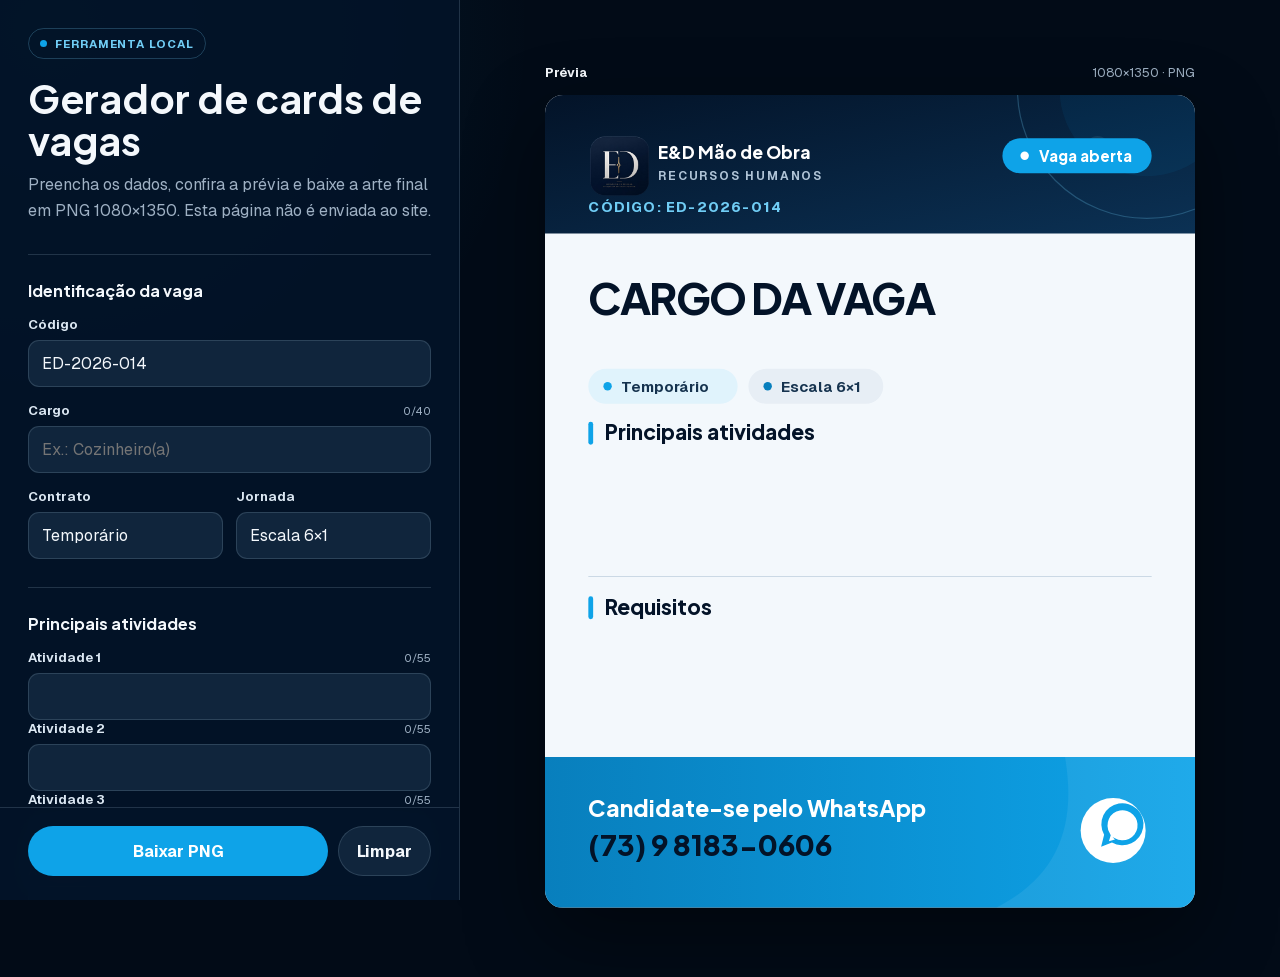
<file: tools/gerador-vagas/index.html>
<!doctype html>
<html lang="pt-BR">

<head>
  <meta charset="UTF-8" />
  <meta name="viewport" content="width=device-width, initial-scale=1.0" />
  <meta name="robots" content="noindex, nofollow, noarchive" />
  <title>Gerador local de cards de vagas — E&amp;D</title>
  <style>
    @font-face {
      font-family: "Plus Jakarta Sans";
      src: url("[data-uri]") format("woff2");
      font-weight: 300 800;
    }

    @font-face {
      font-family: "Geist";
      src: url("[data-uri]") format("woff2");
      font-weight: 300 700;
    }

    :root {
      color-scheme: dark;
      --navy: #031328;
      --navy-soft: #0b2038;
      --blue: #0ea3e8;
      --blue-light: #70cdf5;
      --surface: #0a1b30;
      --surface-raised: #10253c;
      --text: #f4f8fc;
      --muted: #9fb1c4;
      --line: rgba(190, 220, 242, .16);
      --danger: #ff8d8d;
    }

    * {
      box-sizing: border-box;
    }

    body {
      min-width: 320px;
      margin: 0;
      background:
        radial-gradient(circle at 4% 3%, rgba(14, 163, 232, .15), transparent 30rem),
        #020b17;
      color: var(--text);
      font-family: "Geist", "Segoe UI", sans-serif;
    }

    button,
    input {
      font: inherit;
    }

    :focus-visible {
      outline: 3px solid rgba(112, 205, 245, .65);
      outline-offset: 3px;
    }

    .app {
      display: grid;
      min-height: 100vh;
      grid-template-columns: minmax(360px, 460px) minmax(0, 1fr);
    }

    .editor {
      height: 100vh;
      overflow-y: auto;
      padding: 28px;
      border-right: 1px solid var(--line);
      background: rgba(3, 19, 40, .92);
      scrollbar-color: var(--blue) transparent;
    }

    .local-badge {
      display: inline-flex;
      align-items: center;
      gap: 8px;
      margin-bottom: 18px;
      padding: 7px 11px;
      border: 1px solid rgba(112, 205, 245, .24);
      border-radius: 999px;
      color: var(--blue-light);
      font-size: .72rem;
      font-weight: 700;
      letter-spacing: .08em;
      text-transform: uppercase;
    }

    .local-badge::before {
      width: 7px;
      height: 7px;
      border-radius: 50%;
      background: var(--blue);
      content: "";
    }

    h1,
    h2,
    p {
      margin-top: 0;
    }

    h1,
    h2 {
      font-family: "Plus Jakarta Sans", sans-serif;
    }

    h1 {
      margin-bottom: 10px;
      font-size: clamp(1.8rem, 4vw, 2.45rem);
      line-height: 1.08;
    }

    .intro {
      margin-bottom: 30px;
      color: var(--muted);
      line-height: 1.65;
    }

    .form-section {
      display: grid;
      gap: 15px;
      margin-top: 28px;
      padding-top: 25px;
      border-top: 1px solid var(--line);
    }

    .form-section h2 {
      margin-bottom: 0;
      font-size: 1rem;
    }

    .field {
      display: grid;
      gap: 7px;
    }

    .field__heading {
      display: flex;
      align-items: center;
      justify-content: space-between;
      gap: 12px;
    }

    label {
      color: #dce8f3;
      font-size: .82rem;
      font-weight: 650;
    }

    .counter {
      color: var(--muted);
      font-size: .7rem;
    }

    input {
      width: 100%;
      min-height: 47px;
      padding: 10px 13px;
      border: 1px solid var(--line);
      border-radius: 11px;
      background: var(--surface-raised);
      color: var(--text);
      transition: border-color .2s ease, box-shadow .2s ease;
    }

    input:focus {
      border-color: var(--blue);
      box-shadow: 0 0 0 4px rgba(14, 163, 232, .12);
      outline: none;
    }

    input[aria-invalid="true"] {
      border-color: var(--danger);
    }

    .form-grid {
      display: grid;
      grid-template-columns: 1fr 1fr;
      gap: 13px;
    }

    .actions {
      position: sticky;
      bottom: -28px;
      z-index: 3;
      display: grid;
      grid-template-columns: 1fr auto;
      gap: 10px;
      margin: 30px -28px -28px;
      padding: 18px 28px 24px;
      border-top: 1px solid var(--line);
      background: rgba(3, 19, 40, .96);
      backdrop-filter: blur(16px);
    }

    .button {
      min-height: 50px;
      padding: 12px 18px;
      border: 1px solid transparent;
      border-radius: 999px;
      cursor: pointer;
      font-weight: 750;
      transition: transform .2s ease, background .2s ease;
    }

    .button:hover {
      transform: translateY(-2px);
    }

    .button--primary {
      background: var(--blue);
      color: #fff;
    }

    .button--secondary {
      border-color: var(--line);
      background: var(--surface-raised);
      color: var(--text);
    }

    .status {
      min-height: 24px;
      margin: 13px 0 0;
      color: var(--blue-light);
      font-size: .8rem;
    }

    .preview-area {
      display: grid;
      min-width: 0;
      place-items: center;
      padding: clamp(24px, 5vw, 70px);
    }

    .preview-shell {
      width: min(100%, 650px);
    }

    .preview-heading {
      display: flex;
      align-items: center;
      justify-content: space-between;
      gap: 20px;
      margin-bottom: 14px;
      color: var(--muted);
      font-size: .8rem;
    }

    .preview-heading strong {
      color: var(--text);
    }

    #vacancy-art {
      width: 100%;
      height: auto;
      border-radius: 18px;
      box-shadow: 0 30px 80px rgba(0, 0, 0, .42);
    }

    @media (max-width: 920px) {
      .app {
        grid-template-columns: 1fr;
      }

      .editor {
        height: auto;
        overflow: visible;
        border-right: 0;
        border-bottom: 1px solid var(--line);
      }

      .preview-area {
        order: -1;
        padding-bottom: 18px;
      }

      .preview-shell {
        width: min(100%, 430px);
      }

      .actions {
        bottom: 0;
      }
    }

    @media (max-width: 520px) {
      .editor {
        padding: 20px 16px;
      }

      .form-grid,
      .actions {
        grid-template-columns: 1fr;
      }

      .actions {
        margin-inline: -16px;
        padding-inline: 16px;
      }

      .preview-area {
        padding: 16px;
      }
    }

    @media (prefers-reduced-motion: reduce) {
      * {
        scroll-behavior: auto !important;
        transition: none !important;
      }
    }
  </style>
</head>

<body>
  <main class="app">
    <section class="editor" aria-labelledby="page-title">
      <span class="local-badge">Ferramenta local</span>
      <h1 id="page-title">Gerador de cards de vagas</h1>
      <p class="intro">Preencha os dados, confira a prévia e baixe a arte final em PNG 1080×1350. Esta página não é
        enviada ao site.</p>

      <form id="card-form" novalidate>
        <div class="form-section">
          <h2>Identificação da vaga</h2>
          <div class="field">
            <label for="codigo">Código</label>
            <input id="codigo" name="codigo" value="ED-2026-014" maxlength="11" placeholder="ED-2026-014"
              pattern="ED-[0-9]{4}-[0-9]{3}" required autocomplete="off" />
          </div>
          <div class="field">
            <div class="field__heading">
              <label for="cargo">Cargo</label>
              <span class="counter"><span data-count-for="cargo">0</span>/40</span>
            </div>
            <input id="cargo" name="cargo" maxlength="40" placeholder="Ex.: Cozinheiro(a)" required
              autocomplete="off" />
          </div>
          <div class="form-grid">
            <div class="field">
              <label for="contrato">Contrato</label>
              <input id="contrato" name="contrato" value="Temporário" maxlength="24" required />
            </div>
            <div class="field">
              <label for="jornada">Jornada</label>
              <input id="jornada" name="jornada" value="Escala 6×1" maxlength="24" required />
            </div>
          </div>
        </div>

        <div class="form-section">
          <h2>Principais atividades</h2>
          <div id="activities-fields"></div>
        </div>

        <div class="form-section">
          <h2>Requisitos</h2>
          <div id="requirements-fields"></div>
        </div>

        <p class="status" id="status" role="status" aria-live="polite"></p>
        <div class="actions">
          <button class="button button--primary" type="submit">Baixar PNG</button>
          <button class="button button--secondary" id="clear-button" type="button">Limpar</button>
        </div>
      </form>
    </section>

    <section class="preview-area" aria-label="Prévia da arte">
      <div class="preview-shell">
        <div class="preview-heading"><strong>Prévia</strong><span>1080×1350 · PNG</span></div>
        <svg id="vacancy-art" xmlns="http://www.w3.org/2000/svg" xmlns:xlink="http://www.w3.org/1999/xlink"
          width="1080" height="1350" viewBox="0 0 1080 1350" role="img" aria-labelledby="art-title art-desc">
          <title id="art-title">Card de vaga E&amp;D</title>
          <desc id="art-desc">Prévia editável da divulgação da vaga.</desc>
          <defs>
            <linearGradient id="header-gradient" x1="0" y1="0" x2="1" y2="1">
              <stop offset="0" stop-color="#031328" />
              <stop offset="1" stop-color="#0B3154" />
            </linearGradient>
            <linearGradient id="footer-gradient" x1="0" y1="0" x2="1" y2="0">
              <stop offset="0" stop-color="#087FBD" />
              <stop offset="1" stop-color="#0EA3E8" />
            </linearGradient>
            <clipPath id="header-clip"><rect width="1080" height="230" /></clipPath>
            <style>
              @font-face { font-family: "Plus Jakarta Sans"; src: url("[data-uri]") format("woff2"); font-weight: 300 800; }
              @font-face { font-family: "Geist"; src: url("[data-uri]") format("woff2"); font-weight: 300 700; }
              .display { font-family: "Plus Jakarta Sans", "Segoe UI", Arial, sans-serif; }
              .body { font-family: "Geist", "Segoe UI", Arial, sans-serif; }
              .bullet { font-size: 30px; font-weight: 500; }
            </style>
          </defs>

          <rect width="1080" height="1350" fill="#F3F8FC" />
          <path d="M0 0h1080v230H0z" fill="url(#header-gradient)" />
          <g clip-path="url(#header-clip)" opacity=".26">
            <circle cx="1000" cy="-10" r="215" fill="none" stroke="#70CDF5" stroke-width="2" />
            <circle cx="1000" cy="-10" r="145" fill="#0EA3E8" fill-opacity=".28" />
            <circle cx="918" cy="86" r="18" fill="#70CDF5" fill-opacity=".45" />
          </g>

          <g id="marca">
            <image x="72" y="66" width="104" height="104" href="[data-uri]" />
            <text class="display" x="188" y="107" fill="#FFFFFF" font-size="29" font-weight="750">E&amp;D Mão
              de Obra</text>
            <text class="body" x="188" y="142" fill="#AFC3D6" font-size="20" font-weight="650"
              letter-spacing="3">RECURSOS HUMANOS</text>
          </g>

          <g>
            <rect x="760" y="72" width="248" height="58" rx="29" fill="#0EA3E8" />
            <circle cx="797" cy="101" r="7" fill="#FFFFFF" />
            <text class="display" x="820" y="111" fill="#FFFFFF" font-size="25" font-weight="750">Vaga
              aberta</text>
            <text class="body" x="72" y="195" fill="#70CDF5" font-size="24" font-weight="700"
              letter-spacing="2">CÓDIGO: <tspan id="preview-code">ED-2026-014</tspan></text>
          </g>

          <text id="preview-cargo" class="display" x="72" y="365" fill="#031328" font-size="72"
            font-weight="750" letter-spacing="-3">
            <tspan id="preview-cargo-1" x="72">CARGO DA VAGA</tspan>
            <tspan id="preview-cargo-2" x="72" dy="82"></tspan>
          </text>

          <g class="body" font-size="25" font-weight="650" fill="#16334F">
            <rect x="72" y="455" width="248" height="58" rx="29" fill="#E0F3FC" />
            <circle cx="104" cy="484" r="7" fill="#0EA3E8" />
            <text id="preview-contract" x="126" y="493">Temporário</text>
            <rect x="338" y="455" width="224" height="58" rx="29" fill="#E7EEF5" />
            <circle cx="370" cy="484" r="7" fill="#087FBD" />
            <text id="preview-schedule" x="392" y="493">Escala 6×1</text>
          </g>

          <g>
            <rect x="72" y="543" width="8" height="38" rx="4" fill="#0EA3E8" />
            <text class="display" x="100" y="574" fill="#031328" font-size="35" font-weight="750">Principais
              atividades</text>
            <g class="body bullet" fill="#40566C" id="preview-activities"></g>
          </g>

          <line x1="72" y1="800" x2="1008" y2="800" stroke="#CBD9E5" stroke-width="2" />

          <g>
            <rect x="72" y="833" width="8" height="38" rx="4" fill="#0EA3E8" />
            <text class="display" x="100" y="864" fill="#031328" font-size="35" font-weight="750">Requisitos</text>
            <g class="body bullet" fill="#40566C" id="preview-requirements"></g>
          </g>

          <g>
            <path d="M0 1100h1080v250H0z" fill="url(#footer-gradient)" />
            <path d="M864 1100h216v250H750c96-49 135-128 114-250z" fill="#FFFFFF" fill-opacity=".07" />
            <text class="display" x="72" y="1199" fill="#FFFFFF" font-size="38" font-weight="750">Candidate-se
              pelo WhatsApp</text>
            <text class="display" x="72" y="1264" fill="#031328" font-size="48" font-weight="780">(73) 9
              8183-0606</text>
            <circle cx="944" cy="1222" r="54" fill="#FFFFFF" />
            <path d="M924 1249l5-20a35 35 0 1 1 13 13l-18 7zm19-16 4 2a25 25 0 1 0-9-9l2 4-3 10 10-3z"
              fill="#0EA3E8" />
          </g>
        </svg>
      </div>
    </section>
  </main>

  <script>
    (() => {
      const namespace = 'http://www.w3.org/2000/svg';
      const form = document.getElementById('card-form');
      const status = document.getElementById('status');
      const svg = document.getElementById('vacancy-art');
      const embeddedLogo = '[data-uri]';
      const previewLogo = svg.querySelector('image[x="72"][y="66"]');
      if (previewLogo) previewLogo.setAttribute('href', embeddedLogo);
      const codeInput = document.getElementById('codigo');
      const cargoInput = document.getElementById('cargo');
      const contractInput = document.getElementById('contrato');
      const scheduleInput = document.getElementById('jornada');
      const activityContainer = document.getElementById('activities-fields');
      const requirementContainer = document.getElementById('requirements-fields');
      const previewActivities = document.getElementById('preview-activities');
      const previewRequirements = document.getElementById('preview-requirements');

      const createTopicFields = (container, prefix, label) => {
        for (let index = 1; index <= 4; index += 1) {
          const field = document.createElement('div');
          field.className = 'field';
          field.innerHTML = `
            <div class="field__heading">
              <label for="${prefix}-${index}">${label} ${index}</label>
              <span class="counter"><span data-count-for="${prefix}-${index}">0</span>/55</span>
            </div>
            <input id="${prefix}-${index}" name="${prefix}-${index}" maxlength="55" autocomplete="off" />`;
          container.append(field);
        }
      };

      createTopicFields(activityContainer, 'atividade', 'Atividade');
      createTopicFields(requirementContainer, 'requisito', 'Requisito');

      const value = (id) => document.getElementById(id).value.trim();
      const topicValues = (prefix) => Array.from({ length: 4 }, (_, index) => value(`${prefix}-${index + 1}`));

      const splitCargo = (cargo) => {
        if (!cargo) return { line1: 'CARGO DA VAGA', line2: '', y: 365, size: 72 };
        if (cargo.length <= 20) return { line1: cargo, line2: '', y: 365, size: cargo.length >= 19 ? 68 : 72 };

        const words = cargo.split(/\s+/);
        let bestIndex = 1;
        let bestDifference = Number.POSITIVE_INFINITY;
        for (let index = 1; index < words.length; index += 1) {
          const first = words.slice(0, index).join(' ');
          const second = words.slice(index).join(' ');
          const difference = Math.abs(first.length - second.length);
          if (difference < bestDifference) {
            bestDifference = difference;
            bestIndex = index;
          }
        }

        const line1 = words.slice(0, bestIndex).join(' ');
        const line2 = words.slice(bestIndex).join(' ');
        const longest = Math.max(line1.length, line2.length);
        return { line1, line2, y: 325, size: longest > 20 ? 62 : 68 };
      };

      const renderTopics = (container, topics, positions) => {
        container.replaceChildren();
        topics.forEach((topic, index) => {
          if (!topic) return;
          const circle = document.createElementNS(namespace, 'circle');
          circle.setAttribute('cx', '83');
          circle.setAttribute('cy', String(positions[index]));
          circle.setAttribute('r', '6');
          circle.setAttribute('fill', '#0EA3E8');

          const text = document.createElementNS(namespace, 'text');
          text.setAttribute('x', '110');
          text.setAttribute('y', String(positions[index] + 10));
          text.textContent = topic;
          container.append(circle, text);
        });
      };

      const updatePreview = () => {
        const code = codeInput.value.trim().toUpperCase();
        if (codeInput.value !== code) codeInput.value = code;
        document.getElementById('preview-code').textContent = code || 'ED-AAAA-000';
        document.getElementById('preview-contract').textContent = contractInput.value.trim() || 'Contrato';
        document.getElementById('preview-schedule').textContent = scheduleInput.value.trim() || 'Jornada';

        const cargo = splitCargo(cargoInput.value.trim().toUpperCase());
        const cargoText = document.getElementById('preview-cargo');
        cargoText.setAttribute('y', String(cargo.y));
        cargoText.setAttribute('font-size', String(cargo.size));
        document.getElementById('preview-cargo-1').textContent = cargo.line1;
        document.getElementById('preview-cargo-2').textContent = cargo.line2;

        renderTopics(previewActivities, topicValues('atividade'), [620, 665, 710, 755]);
        renderTopics(previewRequirements, topicValues('requisito'), [910, 955, 1000, 1045]);

        document.querySelectorAll('[data-count-for]').forEach((counter) => {
          counter.textContent = String(value(counter.dataset.countFor).length);
        });

        document.getElementById('art-title').textContent = `Vaga ${code || 'sem código'} — ${cargoInput.value.trim() || 'sem cargo'}`;
      };

      const validate = () => {
        const codePattern = /^ED-\d{4}-\d{3}$/;
        const fields = [codeInput, cargoInput, contractInput, scheduleInput];
        fields.forEach((field) => field.removeAttribute('aria-invalid'));

        if (!codePattern.test(codeInput.value.trim())) {
          codeInput.setAttribute('aria-invalid', 'true');
          codeInput.focus();
          status.textContent = 'Use o código no formato ED-AAAA-000.';
          return false;
        }

        const emptyRequired = fields.slice(1).find((field) => !field.value.trim());
        if (emptyRequired) {
          emptyRequired.setAttribute('aria-invalid', 'true');
          emptyRequired.focus();
          status.textContent = 'Preencha código, cargo, contrato e jornada.';
          return false;
        }

        if (!topicValues('atividade').some(Boolean) || !topicValues('requisito').some(Boolean)) {
          status.textContent = 'Informe pelo menos uma atividade e um requisito.';
          return false;
        }

        return true;
      };

      const downloadPng = async () => {
        if (!validate()) return;
        status.textContent = 'Gerando a arte em alta resolução...';
        await document.fonts.ready;

        const clone = svg.cloneNode(true);
        clone.setAttribute('width', '1080');
        clone.setAttribute('height', '1350');
        const source = new XMLSerializer().serializeToString(clone);
        const sourceBlob = new Blob([source], { type: 'image/svg+xml;charset=utf-8' });
        const sourceUrl = URL.createObjectURL(sourceBlob);

        try {
          const image = new Image();
          image.src = sourceUrl;
          await image.decode();

          const canvas = document.createElement('canvas');
          canvas.width = 1080;
          canvas.height = 1350;
          const context = canvas.getContext('2d');
          context.drawImage(image, 0, 0, 1080, 1350);

          const png = await new Promise((resolve, reject) => {
            canvas.toBlob((blob) => blob ? resolve(blob) : reject(new Error('Falha ao criar o PNG.')), 'image/png');
          });
          const downloadUrl = URL.createObjectURL(png);
          const link = document.createElement('a');
          link.href = downloadUrl;
          link.download = `${codeInput.value.trim()}-feed.png`;
          link.click();
          setTimeout(() => URL.revokeObjectURL(downloadUrl), 1500);
          status.textContent = `Arte ${link.download} gerada com sucesso.`;
        } catch (error) {
          console.error(error);
          status.textContent = 'Não foi possível gerar a imagem. Reabra esta página em Chrome ou Edge e tente novamente.';
        } finally {
          URL.revokeObjectURL(sourceUrl);
        }
      };

      form.addEventListener('input', updatePreview);
      form.addEventListener('submit', (event) => {
        event.preventDefault();
        downloadPng();
      });

      document.getElementById('clear-button').addEventListener('click', () => {
        form.reset();
        codeInput.value = 'ED-2026-014';
        contractInput.value = 'Temporário';
        scheduleInput.value = 'Escala 6×1';
        status.textContent = 'Campos limpos.';
        cargoInput.focus();
        updatePreview();
      });

      updatePreview();
    })();
  </script>
</body>

</html>
</file>
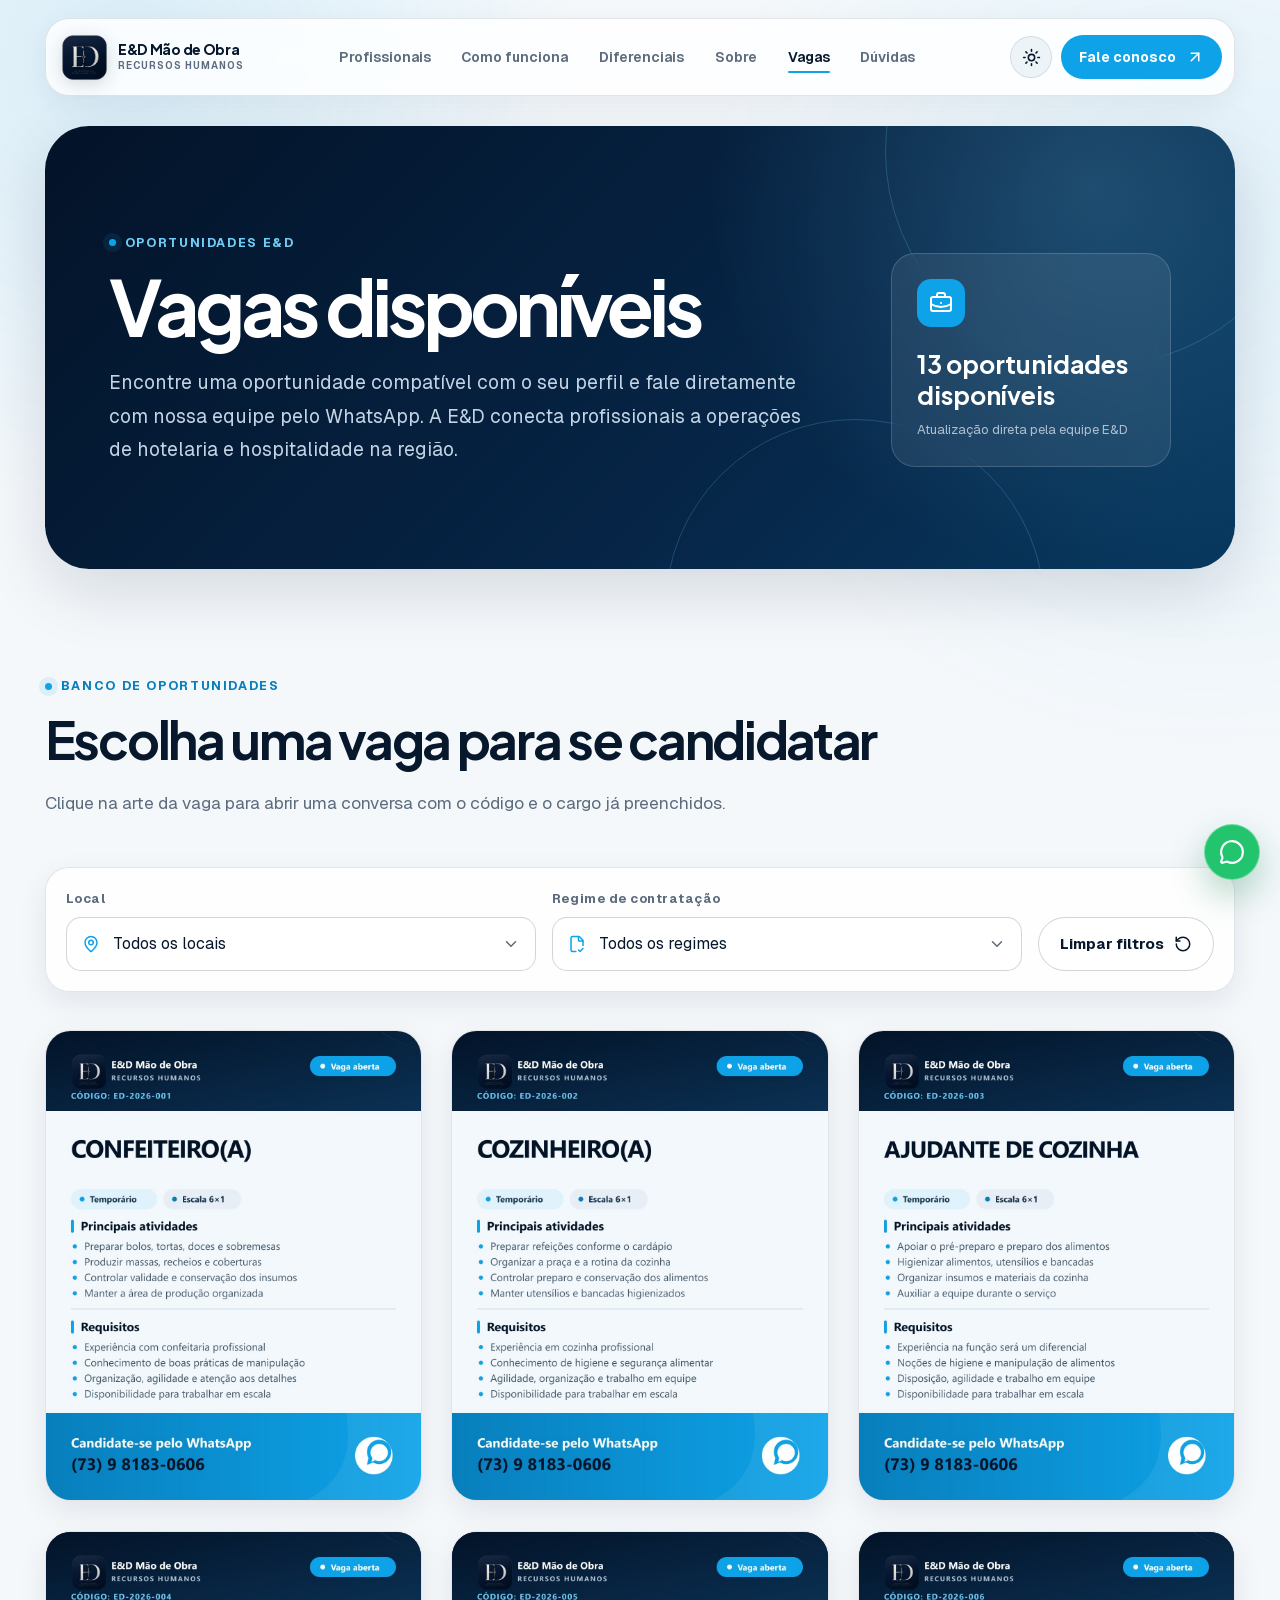
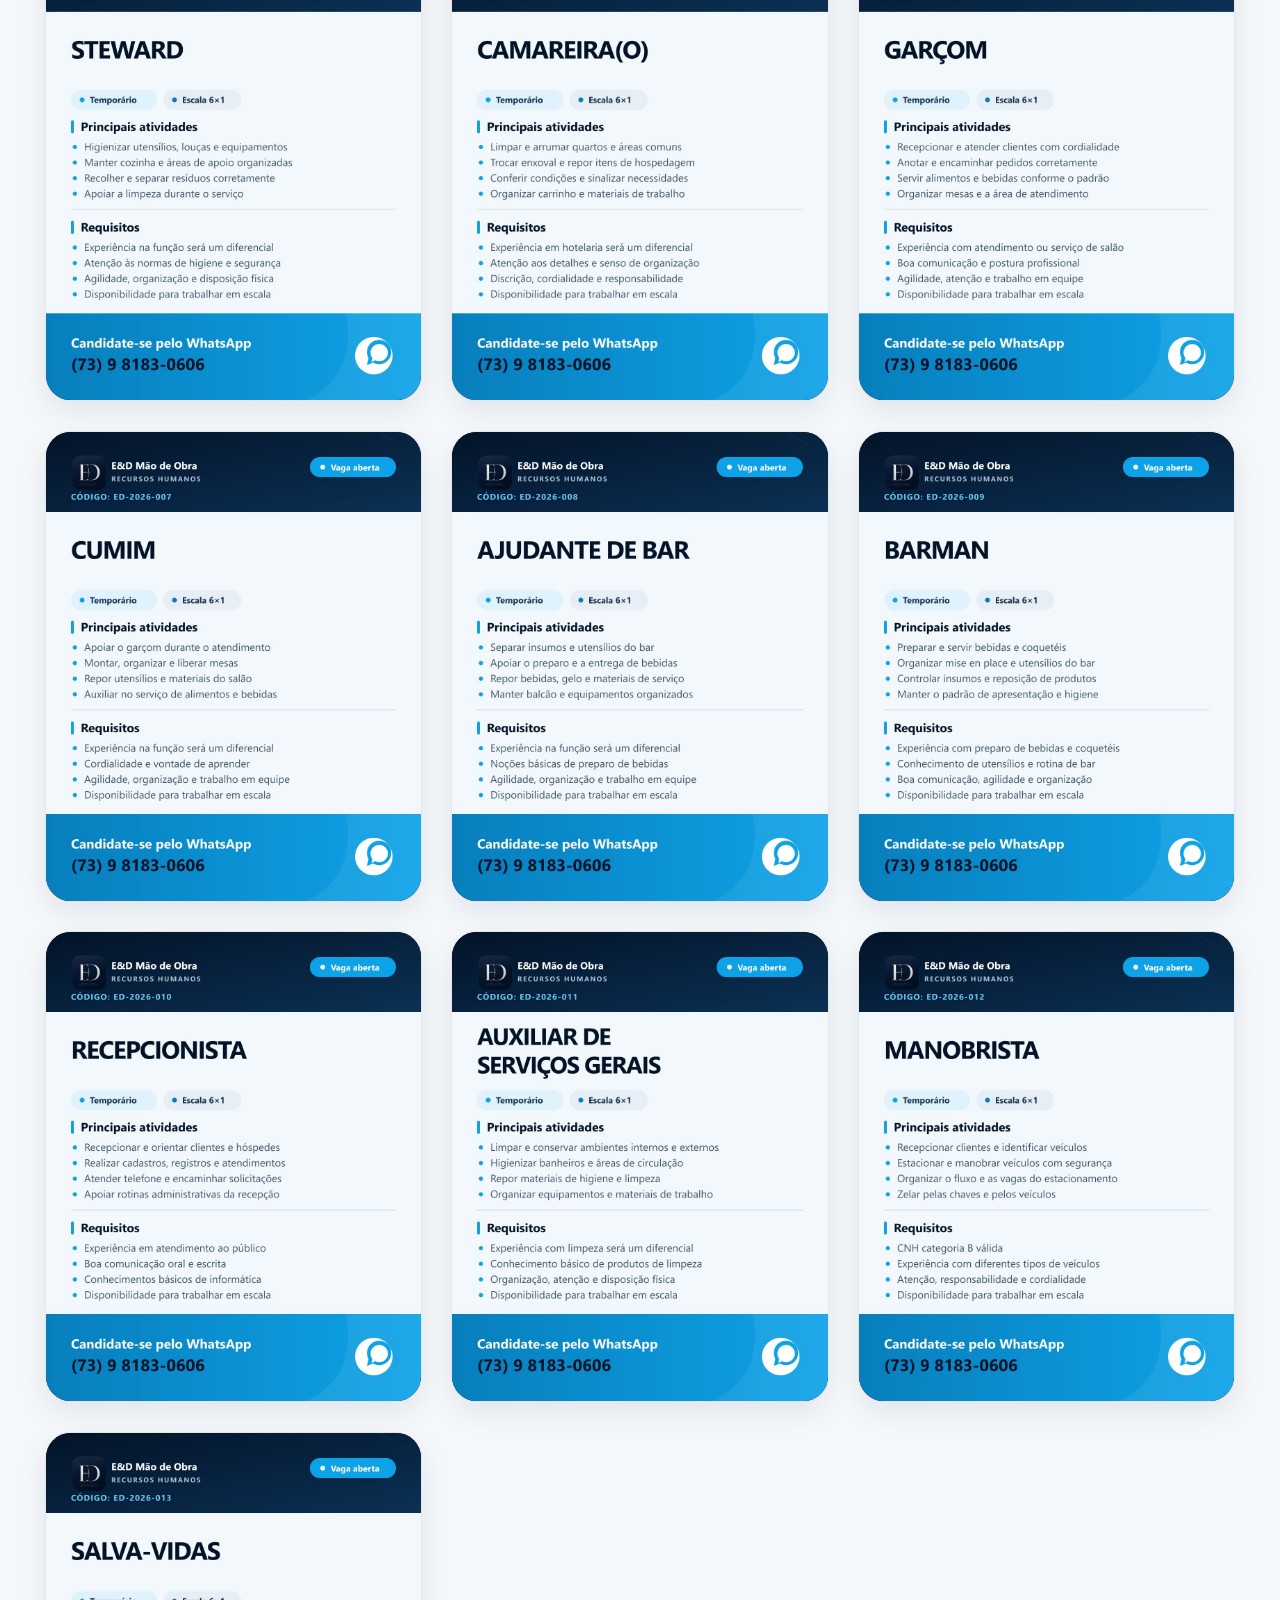
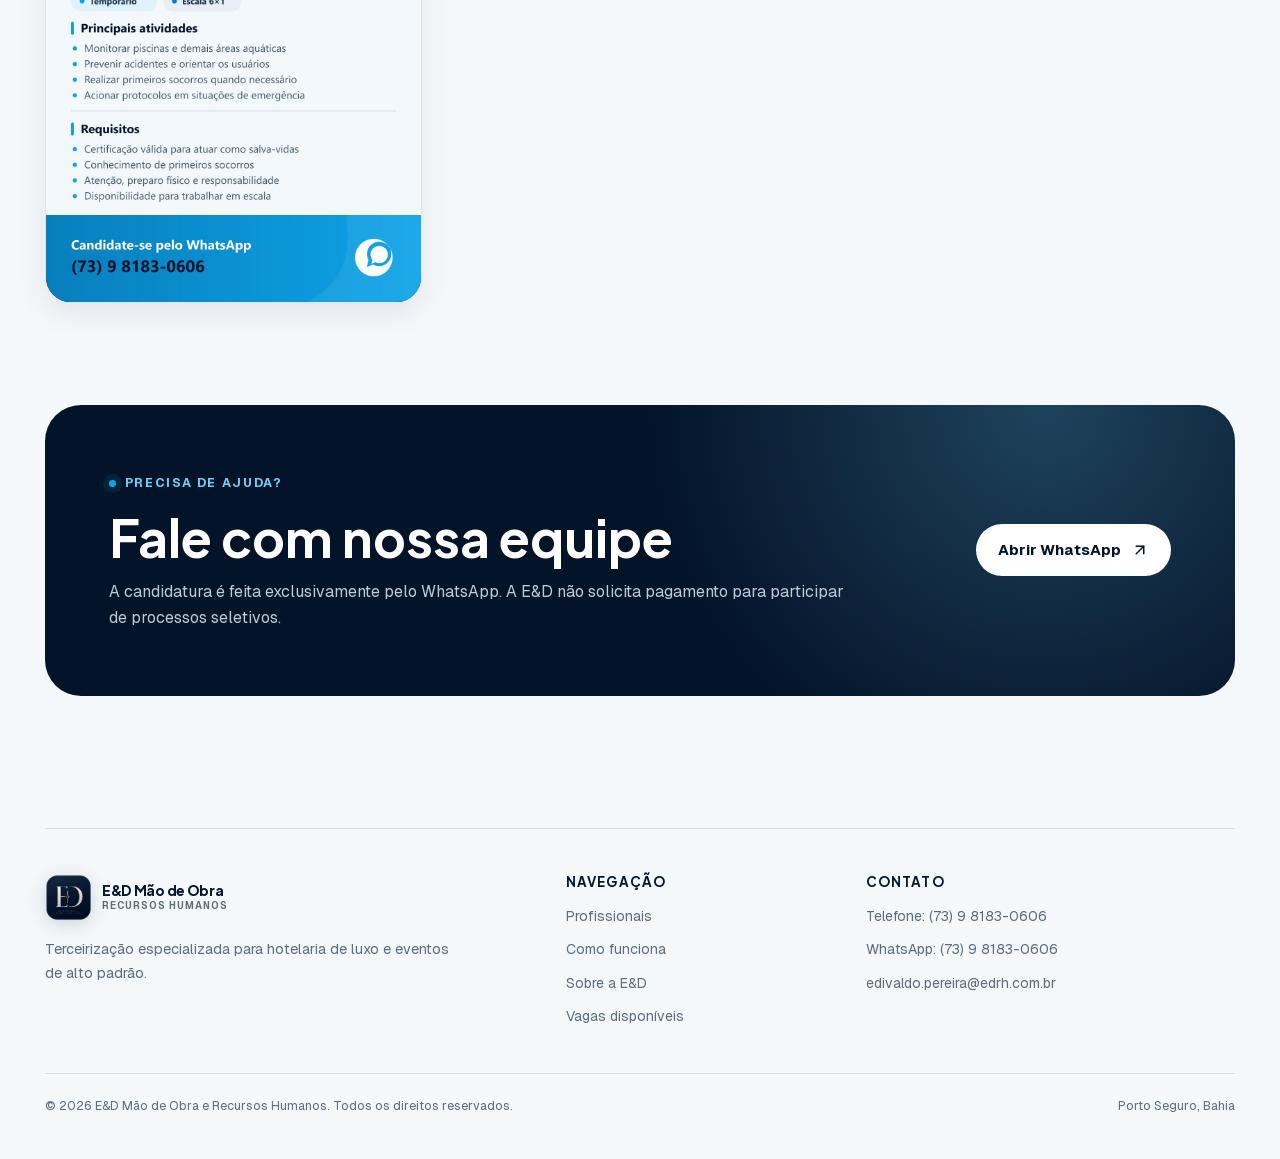
<file: vagas.html>
<!doctype html>
<html lang="pt-BR">

<head>
  <meta charset="UTF-8" />
  <meta name="viewport" content="width=device-width, initial-scale=1.0" />
  <meta name="description"
    content="Consulte as vagas disponíveis na E&D Mão de Obra e Recursos Humanos e candidate-se diretamente pelo WhatsApp." />
  <meta name="theme-color" content="#031328" />
  <link rel="canonical" href="https://www.edrh.com.br/vagas" />
  <link rel="icon" type="image/png" href="assets/imgs/logo-remove.png" />
  <title>Vagas disponíveis | E&D Recursos Humanos</title>
  <script>
    (() => {
      try {
        const savedTheme = localStorage.getItem('ed-theme');
        const systemDark = window.matchMedia('(prefers-color-scheme: dark)').matches;
        document.documentElement.dataset.theme = savedTheme || (systemDark ? 'dark' : 'light');
      } catch (_) {
        document.documentElement.dataset.theme = 'light';
      }
    })();
  </script>
  <link href="assets/css/fonts.css" rel="stylesheet" />
  <link href="assets/css/site.css?v=20260828" rel="stylesheet" />
  <link href="assets/css/vagas.css?v=20260828" rel="stylesheet" />
</head>

<body class="jobs-page">
  <a class="skip-link" href="#conteudo">Ir para o conteúdo</a>

  <header class="site-header" aria-label="Cabeçalho principal">
    <nav class="nav-shell container" aria-label="Navegação principal">
      <a class="brand" href="/" aria-label="E&D — voltar à página inicial">
        <img class="brand__mark" src="assets/imgs/logo-remove.png" alt="Logo da E&D" width="94" height="94" />
        <span class="brand__text">E&D Mão de Obra <small>Recursos Humanos</small></span>
      </a>

      <ul class="nav-menu" id="nav-menu">
        <li><a href="/#servicos">Profissionais</a></li>
        <li><a href="/#processo">Como funciona</a></li>
        <li><a href="/#diferenciais">Diferenciais</a></li>
        <li><a href="/#sobre">Sobre</a></li>
        <li><a class="is-active" href="/vagas" aria-current="page">Vagas</a></li>
        <li><a href="/#duvidas">Dúvidas</a></li>
      </ul>

      <div class="nav-actions">
        <button class="icon-button theme-toggle" id="theme-toggle" type="button" aria-label="Ativar modo escuro"
          title="Ativar modo escuro">
          <i class="sun" data-lucide="sun" aria-hidden="true"></i>
          <i class="moon" data-lucide="moon" aria-hidden="true"></i>
        </button>
        <a class="button button--primary"
          href="https://wa.me/557381830606?text=Ol%C3%A1%21%20Gostaria%20de%20falar%20com%20a%20E%26D."
          target="_blank" rel="noopener">Fale conosco <i data-lucide="arrow-up-right" aria-hidden="true"></i></a>
        <button class="icon-button menu-toggle" id="menu-toggle" type="button" aria-controls="nav-menu"
          aria-expanded="false" aria-label="Abrir menu">
          <i class="menu-icon-open" data-lucide="menu" aria-hidden="true"></i>
          <i class="menu-icon-close" data-lucide="x" aria-hidden="true"></i>
        </button>
      </div>
    </nav>
  </header>

  <main id="conteudo">
    <section class="jobs-hero" aria-labelledby="jobs-title">
      <div class="container jobs-hero__inner">
        <div class="jobs-hero__copy reveal">
          <p class="eyebrow eyebrow--light">Oportunidades E&amp;D</p>
          <h1 class="display" id="jobs-title">Vagas disponíveis</h1>
          <p>Encontre uma oportunidade compatível com o seu perfil e fale diretamente com nossa equipe pelo WhatsApp.
            A E&amp;D conecta profissionais a operações de hotelaria e hospitalidade na região.</p>
        </div>
        <div class="jobs-hero__counter reveal reveal--right" style="--delay: 100ms" aria-live="polite">
          <span class="jobs-hero__counter-icon"><i data-lucide="briefcase-business" aria-hidden="true"></i></span>
          <strong data-job-count>Carregando vagas...</strong>
          <small>Atualização direta pela equipe E&amp;D</small>
        </div>
      </div>
    </section>

    <section class="jobs-section container" aria-labelledby="jobs-list-title">
      <div class="jobs-section__heading reveal">
        <div>
          <p class="eyebrow">Banco de oportunidades</p>
          <h2 class="title" id="jobs-list-title">Escolha uma vaga para se candidatar</h2>
        </div>
        <p>Clique na arte da vaga para abrir uma conversa com o código e o cargo já preenchidos.</p>
      </div>

      <form class="jobs-filters reveal" id="jobs-filters" aria-label="Filtros de vagas" hidden>
        <div class="jobs-filter">
          <label for="filter-local">Local</label>
          <div class="select-shell">
            <i data-lucide="map-pin" aria-hidden="true"></i>
            <select id="filter-local" name="local">
              <option value="">Todos os locais</option>
            </select>
            <i class="select-shell__chevron" data-lucide="chevron-down" aria-hidden="true"></i>
          </div>
        </div>
        <div class="jobs-filter">
          <label for="filter-contract">Regime de contratação</label>
          <div class="select-shell">
            <i data-lucide="file-check-2" aria-hidden="true"></i>
            <select id="filter-contract" name="contrato">
              <option value="">Todos os regimes</option>
            </select>
            <i class="select-shell__chevron" data-lucide="chevron-down" aria-hidden="true"></i>
          </div>
        </div>
        <button class="button button--secondary jobs-filters__clear" id="clear-filters" type="button">
          Limpar filtros <i data-lucide="rotate-ccw" aria-hidden="true"></i>
        </button>
      </form>

      <div class="jobs-grid" id="jobs-grid" aria-live="polite" hidden></div>

      <noscript>
        <div class="jobs-empty">
          <h3>Ative o JavaScript para consultar as vagas</h3>
          <p>Se preferir, fale diretamente com a equipe E&amp;D pelo WhatsApp.</p>
          <a class="button button--primary" href="https://wa.me/557381830606" target="_blank" rel="noopener">Abrir
            WhatsApp</a>
        </div>
      </noscript>

      <div class="jobs-empty reveal" id="jobs-no-results" hidden>
        <span class="jobs-empty__icon"><i data-lucide="search-x" aria-hidden="true"></i></span>
        <h3>Nenhuma vaga corresponde aos filtros</h3>
        <p>Tente selecionar outro local ou regime de contratação.</p>
        <button class="button button--secondary" type="button" data-clear-filters>Limpar filtros</button>
      </div>

      <div class="jobs-empty jobs-empty--primary reveal" id="jobs-empty" hidden>
        <span class="jobs-empty__icon"><i data-lucide="calendar-clock" aria-hidden="true"></i></span>
        <p class="eyebrow">Novas oportunidades em breve</p>
        <h3>Nenhuma vaga disponível no momento</h3>
        <p>Nosso quadro de vagas é atualizado conforme surgem novas oportunidades. Se precisar falar com a equipe,
          estamos disponíveis no WhatsApp.</p>
        <a class="button button--primary"
          href="https://wa.me/557381830606?text=Ol%C3%A1%21%20Gostaria%20de%20saber%20quando%20houver%20novas%20vagas."
          target="_blank" rel="noopener">Falar com a E&amp;D <i data-lucide="message-circle"
            aria-hidden="true"></i></a>
      </div>
    </section>

    <section class="jobs-help container reveal reveal--scale" aria-labelledby="jobs-help-title">
      <div>
        <p class="eyebrow eyebrow--light">Precisa de ajuda?</p>
        <h2 id="jobs-help-title">Fale com nossa equipe</h2>
        <p>A candidatura é feita exclusivamente pelo WhatsApp. A E&amp;D não solicita pagamento para participar de
          processos seletivos.</p>
      </div>
      <a class="button button--light" href="https://wa.me/557381830606" target="_blank" rel="noopener">
        Abrir WhatsApp <i data-lucide="arrow-up-right" aria-hidden="true"></i>
      </a>
    </section>
  </main>

  <footer class="site-footer">
    <div class="container">
      <div class="footer-main">
        <div class="footer-brand">
          <a class="brand" href="/" aria-label="E&D — voltar à página inicial">
            <img class="brand__mark" src="assets/imgs/logo-remove.png" alt="" width="94" height="94" />
            <span class="brand__text">E&D Mão de Obra <small>Recursos Humanos</small></span>
          </a>
          <p>Terceirização especializada para hotelaria de luxo e eventos de alto padrão.</p>
        </div>
        <div class="footer-column">
          <h2>Navegação</h2>
          <ul>
            <li><a href="/#servicos">Profissionais</a></li>
            <li><a href="/#processo">Como funciona</a></li>
            <li><a href="/#sobre">Sobre a E&amp;D</a></li>
            <li><a href="/vagas" aria-current="page">Vagas disponíveis</a></li>
          </ul>
        </div>
        <div class="footer-column">
          <h2>Contato</h2>
          <ul>
            <li><a href="tel:+5573981830606">Telefone: (73) 9 8183-0606</a></li>
            <li><a href="https://wa.me/557381830606" target="_blank" rel="noopener">WhatsApp: (73) 9 8183-0606</a>
            </li>
            <li><a href="mailto:edivaldo.pereira@edrh.com.br">edivaldo.pereira@edrh.com.br</a></li>
          </ul>
        </div>
      </div>
      <div class="footer-bottom">
        <span>&copy; <span data-current-year>2026</span> E&amp;D Mão de Obra e Recursos Humanos. Todos os direitos
          reservados.</span>
        <span>Porto Seguro, Bahia</span>
      </div>
    </div>
  </footer>

  <a class="whatsapp-float" href="https://wa.me/557381830606" target="_blank" rel="noopener"
    aria-label="Conversar com a E&D pelo WhatsApp">
    <i data-lucide="message-circle" aria-hidden="true"></i>
  </a>

  <script src="assets/js/lucide_latest_2eebd0ebe8c2.js"></script>
  <script src="assets/js/site.js?v=20260829"></script>
  <script src="assets/data/vagas.js"></script>
  <script src="assets/js/vagas.js?v=20260828"></script>
</body>

</html>
</file>
<file: assets/css/fonts.css>
@font-face {
  font-family: "Plus Jakarta Sans";
  font-style: normal;
  font-weight: 300 800;
  font-display: swap;
  src: url("LDIoaomQNQcsA88c7O9yZ4KMCoOg4K_305d441dc11d.woff2") format("woff2");
  unicode-range: U+0100-02BA, U+02BD-02C5, U+02C7-02CC, U+02CE-02D7, U+02DD-02FF, U+0304, U+0308, U+0329, U+1D00-1DBF, U+1E00-1E9F, U+1EF2-1EFF, U+2020, U+20A0-20AB, U+20AD-20C0, U+2113, U+2C60-2C7F, U+A720-A7FF;
}

@font-face {
  font-family: "Plus Jakarta Sans";
  font-style: normal;
  font-weight: 300 800;
  font-display: swap;
  src: url("LDIoaomQNQcsA88c7O9yZ4KMCoOg4K_be25729b3d12.woff2") format("woff2");
  unicode-range: U+0000-00FF, U+0131, U+0152-0153, U+02BB-02BC, U+02C6, U+02DA, U+02DC, U+0304, U+0308, U+0329, U+2000-206F, U+20AC, U+2122, U+2191, U+2193, U+2212, U+2215, U+FEFF, U+FFFD;
}

@font-face {
  font-family: "Geist";
  font-style: normal;
  font-weight: 300 700;
  font-display: swap;
  src: url("gyByhwUxId8gMEwSGFWNOITddY4_bd9fc9d85a99.woff2") format("woff2");
  unicode-range: U+0100-02BA, U+02BD-02C5, U+02C7-02CC, U+02CE-02D7, U+02DD-02FF, U+0304, U+0308, U+0329, U+1D00-1DBF, U+1E00-1E9F, U+1EF2-1EFF, U+2020, U+20A0-20AB, U+20AD-20C0, U+2113, U+2C60-2C7F, U+A720-A7FF;
}

@font-face {
  font-family: "Geist";
  font-style: normal;
  font-weight: 300 700;
  font-display: swap;
  src: url("gyByhwUxId8gMEwcGFWNOITd_79e7a99c0e70.woff2") format("woff2");
  unicode-range: U+0000-00FF, U+0131, U+0152-0153, U+02BB-02BC, U+02C6, U+02DA, U+02DC, U+0304, U+0308, U+0329, U+2000-206F, U+20AC, U+2122, U+2191, U+2193, U+2212, U+2215, U+FEFF, U+FFFD;
}
</file>
<file: assets/css/site.css>
:root {
  color-scheme: light;
  --navy-950: #031328;
  --navy-900: #071b34;
  --navy-800: #0c2948;
  --blue-500: #0ea3e8;
  --blue-600: #087fbd;
  --blue-300: #70cdf5;
  --cyan-200: #bdeeff;
  --canvas: #f4f8fb;
  --surface: #ffffff;
  --surface-soft: #edf4f8;
  --surface-raised: rgba(255, 255, 255, 0.86);
  --ink: #07182c;
  --muted: #5c6b7d;
  --line: rgba(3, 19, 40, 0.11);
  --line-strong: rgba(3, 19, 40, 0.18);
  --success: #22a06b;
  --danger: #dd5a56;
  --shadow-sm: 0 10px 30px rgba(3, 19, 40, 0.08);
  --shadow-md: 0 22px 65px rgba(3, 19, 40, 0.13);
  --shadow-blue: 0 16px 40px rgba(14, 163, 232, 0.24);
  --radius-sm: 14px;
  --radius-md: 22px;
  --radius-lg: 32px;
  --container: 1380px;
  --header-height: 78px;
  --ease-out: cubic-bezier(0.16, 1, 0.3, 1);
}

html[data-theme="dark"] {
  color-scheme: dark;
  --canvas: #020b17;
  --surface: #071628;
  --surface-soft: #0a1d32;
  --surface-raised: rgba(7, 22, 40, 0.9);
  --ink: #f5f9fd;
  --muted: #a6b5c7;
  --line: rgba(172, 205, 230, 0.13);
  --line-strong: rgba(172, 205, 230, 0.24);
  --shadow-sm: 0 10px 34px rgba(0, 0, 0, 0.25);
  --shadow-md: 0 24px 70px rgba(0, 0, 0, 0.38);
}

*,
*::before,
*::after {
  box-sizing: border-box;
}

html {
  overflow-x: clip;
  scroll-behavior: smooth;
  scroll-padding-top: 116px;
}

body {
  margin: 0;
  min-width: 320px;
  overflow-x: clip;
  background: var(--canvas);
  color: var(--ink);
  font-family: "Geist", "Segoe UI", sans-serif;
  font-size: 16px;
  line-height: 1.65;
  -webkit-font-smoothing: antialiased;
  transition: background-color 0.35s ease, color 0.35s ease;
}

body::before {
  position: fixed;
  inset: 0;
  z-index: -3;
  background:
    radial-gradient(circle at 10% 7%, rgba(14, 163, 232, 0.12), transparent 28rem),
    radial-gradient(circle at 94% 27%, rgba(14, 163, 232, 0.08), transparent 32rem);
  content: "";
  pointer-events: none;
}

button,
a {
  -webkit-tap-highlight-color: transparent;
}

a {
  color: inherit;
  text-decoration: none;
}

button,
input,
textarea,
select {
  font: inherit;
}

img,
svg {
  display: block;
}

img {
  max-width: 100%;
}

::selection {
  background: var(--blue-500);
  color: #fff;
}

:focus-visible {
  outline: 3px solid color-mix(in srgb, var(--blue-500) 62%, transparent);
  outline-offset: 4px;
}

.skip-link {
  position: fixed;
  top: 12px;
  left: 12px;
  z-index: 1000;
  padding: 10px 16px;
  border-radius: 999px;
  background: var(--navy-950);
  color: #fff;
  transform: translateY(-160%);
  transition: transform 0.2s ease;
}

.skip-link:focus {
  transform: translateY(0);
}

.container {
  width: min(calc(100% - clamp(64px, 7vw, 160px)), var(--container));
  margin-inline: auto;
}

.section {
  position: relative;
  padding-block: clamp(74px, 9vw, 126px);
  scroll-margin-top: 110px;
}

.section--compact {
  padding-block: clamp(56px, 7vw, 92px);
}

.section__head {
  display: block;
  margin-bottom: clamp(34px, 5vw, 58px);
}

.section__head .section__copy {
  max-width: 720px;
  margin-top: 20px;
}

.section__head--single {
  display: block;
  max-width: 760px;
}

.eyebrow {
  display: inline-flex;
  align-items: center;
  gap: 9px;
  width: max-content;
  margin: 0 0 17px;
  color: var(--blue-600);
  font-size: 0.78rem;
  font-weight: 750;
  letter-spacing: 0.13em;
  line-height: 1.3;
  text-transform: uppercase;
}

html[data-theme="dark"] .eyebrow {
  color: var(--blue-300);
}

.eyebrow::before {
  width: 7px;
  height: 7px;
  border-radius: 50%;
  background: var(--blue-500);
  box-shadow: 0 0 0 6px rgba(14, 163, 232, 0.1);
  content: "";
  animation: pulse-dot 2.4s ease-in-out infinite;
}

h1,
h2,
h3,
h4,
p {
  margin-top: 0;
}

h1,
h2,
h3,
h4 {
  font-family: "Plus Jakarta Sans", "Segoe UI", sans-serif;
  line-height: 1.12;
}

.display {
  max-width: 720px;
  margin-bottom: 25px;
  font-size: clamp(2.65rem, 6vw, 5.55rem);
  font-weight: 700;
  letter-spacing: -0.062em;
  line-height: 0.99;
  text-wrap: balance;
}

.display__accent {
  color: var(--blue-500);
}

.title {
  margin-bottom: 0;
  font-size: clamp(2rem, 4vw, 3.65rem);
  font-weight: 680;
  letter-spacing: -0.045em;
  text-wrap: balance;
}

.subtitle,
.section__copy {
  margin-bottom: 0;
  color: var(--muted);
  font-size: clamp(1rem, 1.8vw, 1.14rem);
  line-height: 1.75;
  text-wrap: pretty;
}

.button {
  display: inline-flex;
  min-height: 52px;
  align-items: center;
  justify-content: center;
  gap: 10px;
  padding: 13px 21px;
  border: 1px solid transparent;
  border-radius: 999px;
  cursor: pointer;
  font-size: 0.94rem;
  font-weight: 720;
  line-height: 1.2;
  text-align: center;
  transition: transform 0.25s var(--ease-out), background 0.25s ease, border-color 0.25s ease, box-shadow 0.25s ease;
}

.button svg {
  width: 18px;
  height: 18px;
  transition: transform 0.25s var(--ease-out);
}

.button:hover {
  transform: translateY(-2px);
}

.button:hover svg {
  transform: translateX(3px);
}

.button--primary {
  background: var(--blue-500);
  box-shadow: var(--shadow-blue);
  color: #fff;
}

.button--primary:hover {
  background: var(--blue-600);
}

.button--secondary {
  border-color: var(--line-strong);
  background: color-mix(in srgb, var(--surface) 78%, transparent);
  color: var(--ink);
}

.button--secondary:hover {
  border-color: rgba(14, 163, 232, 0.55);
  background: var(--surface);
}

.button--light {
  background: #fff;
  color: var(--navy-950);
}

.button--ghost-light {
  border-color: rgba(255, 255, 255, 0.3);
  color: #fff;
}

.icon-button {
  display: inline-grid;
  width: 42px;
  height: 42px;
  flex: 0 0 auto;
  place-items: center;
  border: 1px solid var(--line);
  border-radius: 50%;
  background: var(--surface-soft);
  color: var(--ink);
  cursor: pointer;
  transition: transform 0.25s var(--ease-out), border-color 0.25s ease, background 0.25s ease;
}

.icon-button:hover {
  border-color: rgba(14, 163, 232, 0.5);
  transform: rotate(7deg);
}

.icon-button svg {
  width: 19px;
  height: 19px;
}

.theme-toggle .moon,
html[data-theme="dark"] .theme-toggle .sun {
  display: none;
}

html[data-theme="dark"] .theme-toggle .moon {
  display: block;
}

.site-header {
  position: sticky;
  top: 14px;
  z-index: 100;
  height: var(--header-height);
  margin-top: 18px;
  pointer-events: none;
}

.nav-shell {
  position: relative;
  display: flex;
  min-height: var(--header-height);
  align-items: center;
  gap: 30px;
  padding: 10px 12px 10px 15px;
  border: 1px solid var(--line);
  border-radius: 24px;
  background: var(--surface-raised);
  box-shadow: 0 8px 28px rgba(3, 19, 40, 0.055);
  backdrop-filter: blur(20px) saturate(150%);
  pointer-events: auto;
  transition: min-height 0.35s var(--ease-out), border-radius 0.35s var(--ease-out), box-shadow 0.35s ease, transform 0.35s var(--ease-out);
}

.site-header.is-scrolled .nav-shell {
  min-height: 64px;
  border-radius: 19px;
  box-shadow: var(--shadow-sm);
  transform: translateY(-5px);
}

.brand {
  display: flex;
  min-width: max-content;
  align-items: center;
  gap: 10px;
}

.brand__mark {
  width: 47px;
  height: 47px;
  object-fit: contain;
  filter: drop-shadow(0 4px 9px rgba(3, 19, 40, 0.16));
  transition: width 0.35s var(--ease-out), height 0.35s var(--ease-out);
}

.site-header.is-scrolled .brand__mark {
  width: 41px;
  height: 41px;
}

.brand__text {
  display: grid;
  color: var(--ink);
  font-family: "Plus Jakarta Sans", sans-serif;
  font-size: 0.86rem;
  font-weight: 760;
  letter-spacing: -0.02em;
  line-height: 1.1;
}

.brand__text small {
  margin-top: 3px;
  color: var(--muted);
  font-family: "Geist", sans-serif;
  font-size: 0.62rem;
  font-weight: 650;
  letter-spacing: 0.1em;
  text-transform: uppercase;
}

.nav-menu {
  display: flex;
  flex: 1;
  align-items: center;
  justify-content: center;
  gap: clamp(16px, 2.4vw, 31px);
  margin: 0;
  padding: 0;
  list-style: none;
}

.nav-menu a {
  position: relative;
  color: var(--muted);
  font-size: 0.87rem;
  font-weight: 620;
  white-space: nowrap;
  transition: color 0.2s ease;
}

.nav-menu a::after {
  position: absolute;
  right: 0;
  bottom: -7px;
  left: 0;
  height: 2px;
  border-radius: 999px;
  background: var(--blue-500);
  content: "";
  transform: scaleX(0);
  transform-origin: center;
  transition: transform 0.25s var(--ease-out);
}

.nav-menu a:hover,
.nav-menu a.is-active {
  color: var(--ink);
}

.nav-menu a.is-active::after {
  transform: scaleX(1);
}

.nav-actions {
  display: flex;
  min-width: max-content;
  align-items: center;
  gap: 9px;
}

.nav-actions .button {
  min-height: 44px;
  padding: 11px 17px;
  font-size: 0.86rem;
  box-shadow: none;
}

.menu-toggle {
  display: none;
}

.menu-icon-close {
  display: none;
}

.menu-toggle[aria-expanded="true"] .menu-icon-open {
  display: none;
}

.menu-toggle[aria-expanded="true"] .menu-icon-close {
  display: block;
}

.hero {
  min-height: calc(100vh - 106px);
  display: grid;
  grid-template-columns: minmax(0, 0.94fr) minmax(390px, 0.72fr);
  gap: clamp(46px, 7vw, 90px);
  align-items: center;
  padding-block: clamp(74px, 8vw, 118px) 80px;
}

.hero__copy {
  position: relative;
  z-index: 2;
}

.hero__lede {
  max-width: 650px;
  margin-bottom: 30px;
  color: var(--muted);
  font-size: clamp(1.05rem, 2vw, 1.24rem);
  line-height: 1.72;
  text-wrap: pretty;
}

.hero__actions {
  display: flex;
  flex-wrap: wrap;
  gap: 12px;
}

.hero__proof {
  display: flex;
  flex-wrap: wrap;
  gap: 10px 20px;
  margin: 27px 0 0;
  padding: 0;
  color: var(--muted);
  font-size: 0.85rem;
  list-style: none;
}

.hero__proof li {
  display: flex;
  align-items: center;
  gap: 7px;
}

.hero__proof svg {
  width: 16px;
  height: 16px;
  color: var(--blue-500);
}

.hero__visual {
  position: relative;
  min-height: 585px;
}

.hero__frame {
  position: absolute;
  inset: 26px 0 34px 26px;
  overflow: hidden;
  border: 1px solid rgba(255, 255, 255, 0.28);
  border-radius: clamp(25px, 4vw, 46px);
  background: var(--navy-900);
  box-shadow: var(--shadow-md);
  transform: rotate(1.2deg);
}

.hero__frame::after {
  position: absolute;
  inset: 0;
  background: linear-gradient(180deg, transparent 52%, rgba(3, 19, 40, 0.58));
  content: "";
}

.hero__image {
  width: 100%;
  height: 100%;
  object-fit: cover;
  transform: scale(1.04);
  transition: transform 1.2s var(--ease-out);
  animation: image-breathe 12s ease-in-out infinite alternate;
}

.hero__visual:hover .hero__image {
  transform: scale(1.09);
}

.float-card {
  position: absolute;
  z-index: 2;
  display: flex;
  align-items: center;
  gap: 12px;
  padding: 13px 16px;
  border: 1px solid rgba(255, 255, 255, 0.22);
  border-radius: 17px;
  background: rgba(3, 19, 40, 0.87);
  box-shadow: 0 16px 45px rgba(3, 19, 40, 0.28);
  color: #fff;
  backdrop-filter: blur(15px);
  animation: card-float 5.4s ease-in-out infinite;
}

.float-card--top {
  top: 0;
  right: -25px;
}

.float-card--bottom {
  bottom: 0;
  left: -16px;
  animation-delay: -2.4s;
}

.float-card__icon {
  display: grid;
  width: 40px;
  height: 40px;
  flex: 0 0 auto;
  place-items: center;
  border-radius: 12px;
  background: var(--blue-500);
}

.float-card__icon svg {
  width: 21px;
  height: 21px;
}

.float-card__text {
  display: grid;
  font-size: 0.85rem;
  font-weight: 670;
  line-height: 1.25;
}

.float-card__text small {
  margin-top: 3px;
  color: #b8c9da;
  font-size: 0.71rem;
  font-weight: 500;
}

.pathways {
  position: relative;
  z-index: 3;
  display: grid;
  grid-template-columns: 1fr 1fr;
  gap: 18px;
  margin-top: -17px;
}

.pathway {
  position: relative;
  display: grid;
  grid-template-columns: auto 1fr auto;
  gap: 17px;
  align-items: center;
  min-height: 150px;
  overflow: hidden;
  padding: 25px;
  border: 1px solid var(--line);
  border-radius: var(--radius-md);
  background: var(--surface);
  box-shadow: var(--shadow-sm);
  transition: transform 0.35s var(--ease-out), border-color 0.3s ease, box-shadow 0.3s ease;
}

.pathway::before {
  position: absolute;
  width: 150px;
  height: 150px;
  right: -80px;
  bottom: -105px;
  border-radius: 50%;
  background: var(--blue-500);
  content: "";
  opacity: 0.08;
  transition: transform 0.5s var(--ease-out);
}

.pathway:hover {
  border-color: rgba(14, 163, 232, 0.4);
  box-shadow: var(--shadow-md);
  transform: translateY(-5px);
}

.pathway:hover::before {
  transform: scale(1.35);
}

.pathway__icon,
.service-card__icon,
.segment-card__icon {
  display: grid;
  place-items: center;
  border-radius: 16px;
  background: rgba(14, 163, 232, 0.11);
  color: var(--blue-500);
}

.pathway__icon {
  width: 52px;
  height: 52px;
}

.pathway__icon svg {
  width: 25px;
  height: 25px;
}

.pathway h2 {
  margin: 0 0 5px;
  font-size: 1.12rem;
  letter-spacing: -0.025em;
}

.pathway p {
  margin: 0;
  color: var(--muted);
  font-size: 0.88rem;
  line-height: 1.5;
}

.pathway__arrow {
  width: 22px;
  height: 22px;
  color: var(--blue-500);
  transition: transform 0.3s var(--ease-out);
}

.pathway:hover .pathway__arrow {
  transform: translateX(5px);
}

.problem-panel {
  overflow: hidden;
  padding: clamp(34px, 6vw, 70px);
  border-radius: var(--radius-lg);
  background:
    radial-gradient(circle at 90% 0, rgba(14, 163, 232, 0.21), transparent 27rem),
    var(--navy-950);
  color: #fff;
}

.problem-panel__grid {
  display: grid;
  grid-template-columns: 0.86fr 1.14fr;
  gap: clamp(45px, 8vw, 105px);
  align-items: center;
}

.problem-panel .eyebrow {
  color: var(--blue-300);
}

.problem-panel .title {
  max-width: 580px;
}

.problem-panel .section__copy {
  margin-top: 22px;
  color: #b9c7d6;
}

.pain-list {
  display: grid;
  grid-template-columns: 1fr 1fr;
  gap: 12px;
  margin: 0;
  padding: 0;
  list-style: none;
}

.pain-list li {
  display: flex;
  align-items: center;
  gap: 11px;
  min-height: 68px;
  padding: 15px;
  border: 1px solid rgba(255, 255, 255, 0.1);
  border-radius: 14px;
  background: rgba(255, 255, 255, 0.045);
  color: #dce6ef;
  font-size: 0.88rem;
  transition: background 0.3s ease, transform 0.3s var(--ease-out), border-color 0.3s ease;
}

.pain-list li:hover {
  border-color: rgba(14, 163, 232, 0.42);
  background: rgba(14, 163, 232, 0.1);
  transform: translateX(4px);
}

.pain-list svg {
  width: 19px;
  height: 19px;
  flex: 0 0 auto;
  color: #ff8985;
}

.services-grid {
  display: grid;
  grid-template-columns: repeat(12, 1fr);
  gap: 16px;
}

.service-card {
  position: relative;
  grid-column: span 3;
  min-height: 226px;
  overflow: hidden;
  padding: 24px;
  border: 1px solid var(--line);
  border-radius: var(--radius-md);
  background: var(--surface);
  transition: transform 0.35s var(--ease-out), border-color 0.3s ease, box-shadow 0.3s ease;
}

.service-card:hover,
.service-card.is-active {
  border-color: rgba(14, 163, 232, 0.48);
  box-shadow: var(--shadow-sm);
  transform: translateY(-7px);
}

.service-card::after {
  position: absolute;
  right: -30px;
  bottom: -60px;
  width: 120px;
  height: 120px;
  border-radius: 50%;
  background: var(--blue-500);
  content: "";
  opacity: 0;
  transform: scale(0.6);
  transition: opacity 0.4s ease, transform 0.5s var(--ease-out);
}

.service-card:hover::after,
.service-card.is-active::after {
  opacity: 0.07;
  transform: scale(1);
}

.service-card__icon {
  width: 45px;
  height: 45px;
  margin-bottom: 37px;
  transition: transform 0.35s var(--ease-out), background 0.3s ease, color 0.3s ease;
}

.service-card__icon svg {
  width: 22px;
  height: 22px;
}

.service-card:hover .service-card__icon,
.service-card.is-active .service-card__icon {
  background: var(--blue-500);
  color: #fff;
  transform: rotate(-5deg) scale(1.06);
}

.service-card h3 {
  margin-bottom: 9px;
  font-size: 1.05rem;
  letter-spacing: -0.025em;
}

.service-card p {
  margin: 0;
  color: var(--muted);
  font-size: 0.88rem;
  line-height: 1.55;
}

.service-card--wide {
  grid-column: span 6;
  display: grid;
  grid-template-columns: auto 1fr;
  gap: 20px;
  align-items: center;
  min-height: 180px;
  border-color: transparent;
  background: linear-gradient(135deg, var(--navy-950), var(--navy-800));
  color: #fff;
}

.service-card--wide .service-card__icon {
  width: 58px;
  height: 58px;
  margin: 0;
  background: rgba(255, 255, 255, 0.12);
  color: var(--blue-300);
}

.service-card--wide p {
  color: #bdcddd;
}

.service-card--wide:hover {
  border-color: rgba(14, 163, 232, 0.58);
}

.process {
  overflow: hidden;
  background: var(--surface-soft);
}

.process-grid {
  position: relative;
  display: grid;
  grid-template-columns: repeat(4, 1fr);
  gap: 18px;
}

.process-grid::before,
.process-grid::after {
  position: absolute;
  top: 32px;
  left: 8%;
  right: 8%;
  height: 2px;
  border-radius: 999px;
  content: "";
}

.process-grid::before {
  background: var(--line-strong);
}

.process-grid::after {
  background: linear-gradient(90deg, var(--blue-500), var(--blue-300));
  transform: scaleX(0);
  transform-origin: left;
  transition: transform 1.4s 0.25s var(--ease-out);
}

.process.is-visible .process-grid::after {
  transform: scaleX(1);
}

.process-card {
  position: relative;
  z-index: 2;
  padding: 0 17px 24px;
  text-align: center;
}

.process-card__number {
  display: grid;
  width: 64px;
  height: 64px;
  margin: 0 auto 23px;
  place-items: center;
  border: 8px solid var(--surface-soft);
  border-radius: 50%;
  background: var(--navy-950);
  box-shadow: 0 0 0 1px var(--line-strong);
  color: #fff;
  font-family: "Plus Jakarta Sans", sans-serif;
  font-weight: 720;
  transition: background 0.3s ease, transform 0.3s var(--ease-out);
}

.process-card:hover .process-card__number {
  background: var(--blue-500);
  transform: scale(1.1);
}

.process-card h3 {
  max-width: 220px;
  margin: 0 auto;
  font-size: 1rem;
  line-height: 1.4;
}

.value-panel {
  display: grid;
  grid-template-columns: 0.82fr 1.18fr;
  gap: clamp(42px, 7vw, 90px);
  align-items: start;
}

.value-panel__intro {
  position: sticky;
  top: 116px;
}

.value-panel__intro .section__copy {
  margin-top: 22px;
}

.value-list {
  display: grid;
  gap: 10px;
  margin: 0;
  padding: 0;
  list-style: none;
}

.value-item {
  display: grid;
  grid-template-columns: auto 1fr;
  gap: 18px;
  align-items: center;
  min-height: 88px;
  padding: 18px 20px;
  border: 1px solid var(--line);
  border-radius: 17px;
  background: var(--surface);
  transition: transform 0.3s var(--ease-out), border-color 0.3s ease, box-shadow 0.3s ease;
}

.value-item:hover {
  border-color: rgba(14, 163, 232, 0.4);
  box-shadow: var(--shadow-sm);
  transform: translateX(7px);
}

.value-item__check {
  display: grid;
  width: 40px;
  height: 40px;
  place-items: center;
  border-radius: 12px;
  background: rgba(14, 163, 232, 0.11);
  color: var(--blue-500);
}

.value-item__check svg {
  width: 20px;
  height: 20px;
}

.value-item strong {
  font-family: "Plus Jakarta Sans", sans-serif;
  font-size: 0.98rem;
}

.segments-grid {
  display: grid;
  grid-template-columns: repeat(6, 1fr);
  gap: 13px;
}

.segment-card {
  display: grid;
  min-height: 160px;
  place-items: center;
  align-content: center;
  gap: 15px;
  padding: 18px 10px;
  border: 1px solid var(--line);
  border-radius: 19px;
  background: var(--surface);
  text-align: center;
  transition: transform 0.35s var(--ease-out), border-color 0.3s ease, box-shadow 0.3s ease;
}

.segment-card__icon {
  width: 48px;
  height: 48px;
  transition: background 0.3s ease, color 0.3s ease, transform 0.35s var(--ease-out);
}

.segment-card__icon svg {
  width: 23px;
  height: 23px;
}

.segment-card span {
  font-family: "Plus Jakarta Sans", sans-serif;
  font-size: 0.82rem;
  font-weight: 680;
  line-height: 1.3;
}

.segment-card:hover,
.segment-card.is-active {
  border-color: rgba(14, 163, 232, 0.5);
  box-shadow: var(--shadow-sm);
  transform: translateY(-6px);
}

.segment-card:hover .segment-card__icon,
.segment-card.is-active .segment-card__icon {
  background: var(--blue-500);
  color: #fff;
  transform: rotate(5deg) scale(1.07);
}

.about-grid {
  display: grid;
  grid-template-columns: 1fr 0.95fr;
  gap: clamp(50px, 8vw, 105px);
  align-items: center;
}

.about-copy .section__copy {
  margin-top: 24px;
}

.about-copy__details {
  margin: 18px 0 0;
  color: var(--muted);
  font-size: clamp(0.96rem, 1.6vw, 1.05rem);
  line-height: 1.75;
}

.about-copy__accent {
  margin-top: 32px;
  padding-left: 18px;
  border-left: 3px solid var(--blue-500);
  color: var(--ink);
  font-size: 1.03rem;
  font-weight: 630;
}

.compliance-card {
  position: relative;
  overflow: hidden;
  padding: clamp(28px, 5vw, 46px);
  border: 1px solid var(--line);
  border-radius: var(--radius-lg);
  background: var(--surface);
  box-shadow: var(--shadow-sm);
}

.compliance-card::before {
  position: absolute;
  top: -100px;
  right: -80px;
  width: 210px;
  height: 210px;
  border-radius: 50%;
  background: rgba(14, 163, 232, 0.09);
  content: "";
}

.compliance-card__heading {
  display: flex;
  align-items: center;
  gap: 14px;
  margin-bottom: 28px;
}

.compliance-card__heading div {
  display: grid;
  width: 50px;
  height: 50px;
  place-items: center;
  border-radius: 15px;
  background: var(--navy-950);
  color: var(--blue-300);
}

.compliance-card__heading svg {
  width: 25px;
  height: 25px;
}

.compliance-card h3 {
  margin: 0;
  font-size: 1.28rem;
}

.compliance-list {
  display: grid;
  gap: 13px;
  margin: 0;
  padding: 0;
  color: var(--muted);
  list-style: none;
}

.compliance-list li {
  display: flex;
  align-items: center;
  gap: 11px;
}

.compliance-list svg {
  width: 18px;
  height: 18px;
  flex: 0 0 auto;
  color: var(--blue-500);
}

.candidate-banner {
  position: relative;
  display: grid;
  grid-template-columns: 1fr auto;
  gap: 40px;
  align-items: center;
  overflow: hidden;
  padding: clamp(34px, 6vw, 64px);
  border-radius: var(--radius-lg);
  background: linear-gradient(125deg, #0d91cf, var(--blue-500) 55%, #56c7f5);
  box-shadow: var(--shadow-blue);
  color: #fff;
}

.candidate-banner::after {
  position: absolute;
  right: -50px;
  bottom: -155px;
  width: 310px;
  height: 310px;
  border: 50px solid rgba(255, 255, 255, 0.1);
  border-radius: 50%;
  content: "";
}

.candidate-banner__content {
  position: relative;
  z-index: 1;
  max-width: 760px;
}

.candidate-banner .eyebrow {
  color: #e7f8ff;
}

.candidate-banner .eyebrow::before {
  background: #fff;
  box-shadow: 0 0 0 6px rgba(255, 255, 255, 0.14);
}

.candidate-banner .title {
  margin-bottom: 17px;
}

.candidate-banner p {
  margin: 0;
  color: #eaf8ff;
  font-size: 1.03rem;
}

.candidate-banner .button {
  position: relative;
  z-index: 1;
  min-width: 195px;
}

.faq-grid {
  display: grid;
  grid-template-columns: 0.7fr 1.3fr;
  gap: clamp(45px, 8vw, 100px);
}

.faq-intro {
  position: sticky;
  top: 116px;
  align-self: start;
}

.faq-intro .section__copy {
  margin-top: 20px;
}

.faq-list {
  border-top: 1px solid var(--line);
}

.faq-item {
  border-bottom: 1px solid var(--line);
}

.faq-item summary {
  display: grid;
  grid-template-columns: 1fr auto;
  gap: 20px;
  align-items: center;
  padding: 24px 0;
  cursor: pointer;
  font-family: "Plus Jakarta Sans", sans-serif;
  font-size: clamp(0.98rem, 2vw, 1.1rem);
  font-weight: 670;
  line-height: 1.45;
  list-style: none;
}

.faq-item summary::-webkit-details-marker {
  display: none;
}

.faq-item__icon {
  display: grid;
  width: 34px;
  height: 34px;
  place-items: center;
  border-radius: 50%;
  background: var(--surface-soft);
  color: var(--blue-500);
  transition: transform 0.35s var(--ease-out), background 0.3s ease, color 0.3s ease;
}

.faq-item__icon svg {
  width: 18px;
  height: 18px;
}

.faq-item[open] .faq-item__icon {
  background: var(--blue-500);
  color: #fff;
  transform: rotate(45deg);
}

.faq-item__answer {
  display: grid;
  grid-template-rows: 0fr;
  transition: grid-template-rows 0.35s var(--ease-out);
}

.faq-item[open] .faq-item__answer {
  grid-template-rows: 1fr;
}

.faq-item__answer > div {
  overflow: hidden;
}

.faq-item p {
  max-width: 680px;
  margin: -4px 0 26px;
  color: var(--muted);
}

.contact-card {
  position: relative;
  display: grid;
  grid-template-columns: 1fr auto;
  gap: 45px;
  align-items: center;
  overflow: hidden;
  min-height: 355px;
  padding: clamp(42px, 7vw, 78px);
  border-radius: var(--radius-lg);
  background:
    linear-gradient(95deg, rgba(3, 19, 40, 0.98) 10%, rgba(3, 19, 40, 0.82) 72%, rgba(3, 19, 40, 0.73)),
    url("https://images.unsplash.com/photo-1556745753-b2904692b3cd?auto=format&fit=crop&w=1600&q=82") center / cover;
  box-shadow: var(--shadow-md);
  color: #fff;
}

.contact-card__content {
  max-width: 720px;
}

.contact-card .eyebrow {
  color: var(--blue-300);
}

.contact-card .title {
  margin-bottom: 20px;
}

.contact-card p {
  margin-bottom: 0;
  color: #c1d0df;
  font-size: 1.05rem;
}

.contact-card__actions {
  display: grid;
  min-width: 215px;
  gap: 11px;
}

.site-footer {
  padding-block: 30px 42px;
}

.footer-main {
  display: grid;
  grid-template-columns: 1.25fr 0.65fr 1fr;
  gap: 60px;
  padding-block: 45px;
  border-top: 1px solid var(--line);
  border-bottom: 1px solid var(--line);
}

.footer-brand .brand {
  width: max-content;
  margin-bottom: 17px;
}

.footer-brand p {
  max-width: 410px;
  margin: 0;
  color: var(--muted);
  font-size: 0.9rem;
}

.footer-column h2 {
  margin-bottom: 16px;
  font-size: 0.84rem;
  letter-spacing: 0.08em;
  text-transform: uppercase;
}

.footer-column ul {
  display: grid;
  gap: 10px;
  margin: 0;
  padding: 0;
  color: var(--muted);
  font-size: 0.88rem;
  list-style: none;
}

.footer-column a {
  transition: color 0.2s ease;
}

.footer-column a:hover {
  color: var(--blue-500);
}

.footer-bottom {
  display: flex;
  justify-content: space-between;
  gap: 20px;
  padding-top: 22px;
  color: var(--muted);
  font-size: 0.78rem;
}

.whatsapp-float {
  position: fixed;
  right: 20px;
  bottom: 20px;
  z-index: 70;
  display: grid;
  width: 56px;
  height: 56px;
  place-items: center;
  border: 1px solid rgba(255, 255, 255, 0.35);
  border-radius: 50%;
  background: #22c56e;
  box-shadow: 0 15px 35px rgba(10, 116, 62, 0.3);
  color: #fff;
  transition: transform 0.3s var(--ease-out), box-shadow 0.3s ease;
}

.whatsapp-float:hover {
  box-shadow: 0 18px 40px rgba(10, 116, 62, 0.42);
  transform: translateY(-5px) scale(1.04);
}

.whatsapp-float svg {
  width: 26px;
  height: 26px;
}

.reveal {
  opacity: 0;
  transform: translateY(28px);
  transition: opacity 0.75s var(--ease-out), transform 0.75s var(--ease-out);
  transition-delay: var(--delay, 0ms);
}

.reveal--left {
  transform: translateX(-30px);
}

.reveal--right {
  transform: translateX(30px);
}

.reveal--scale {
  transform: scale(0.965);
}

.reveal.is-visible {
  opacity: 1;
  transform: none;
}

@keyframes pulse-dot {
  0%, 100% { box-shadow: 0 0 0 5px rgba(14, 163, 232, 0.08); }
  50% { box-shadow: 0 0 0 9px rgba(14, 163, 232, 0.01); }
}

@keyframes card-float {
  0%, 100% { transform: translateY(0); }
  50% { transform: translateY(-9px); }
}

@keyframes image-breathe {
  0% { transform: scale(1.04) translate3d(0, 0, 0); }
  100% { transform: scale(1.08) translate3d(-0.8%, -0.6%, 0); }
}

@media (max-width: 1080px) {
  .nav-menu {
    gap: 15px;
  }

  .nav-menu a {
    font-size: 0.8rem;
  }

  .nav-actions .button {
    display: none;
  }

  .hero {
    grid-template-columns: minmax(0, 1fr) minmax(350px, 0.75fr);
  }

  .service-card {
    grid-column: span 4;
  }

  .service-card--wide {
    grid-column: span 8;
  }

  .segments-grid {
    grid-template-columns: repeat(3, 1fr);
  }
}

@media (max-width: 820px) {
  :root {
    --header-height: 68px;
  }

  .container {
    width: min(calc(100% - 28px), var(--container));
  }

  .section__head,
  .hero,
  .problem-panel__grid,
  .value-panel,
  .about-grid,
  .faq-grid,
  .contact-card,
  .candidate-banner,
  .footer-main {
    grid-template-columns: 1fr;
  }

  .reveal--left,
  .reveal--right {
    transform: translateY(28px);
  }

  .section__head {
    gap: 18px;
    align-items: start;
  }

  .site-header {
    top: 8px;
    margin-top: 10px;
  }

  .nav-shell {
    gap: 10px;
    padding: 8px 9px 8px 11px;
    border-radius: 20px;
  }

  .brand__mark {
    width: 43px;
    height: 43px;
  }

  .brand__text {
    font-size: 0.79rem;
  }

  .brand__text small {
    display: none;
  }

  .nav-menu {
    position: absolute;
    top: calc(100% + 9px);
    right: 0;
    left: 0;
    display: grid;
    gap: 4px;
    padding: 14px;
    border: 1px solid var(--line);
    border-radius: 18px;
    background: var(--surface-raised);
    box-shadow: var(--shadow-md);
    backdrop-filter: blur(20px);
    opacity: 0;
    pointer-events: none;
    transform: translateY(-10px) scale(0.98);
    transform-origin: top;
    transition: opacity 0.25s ease, transform 0.3s var(--ease-out);
  }

  .nav-menu.is-open {
    opacity: 1;
    pointer-events: auto;
    transform: none;
  }

  .nav-menu a {
    display: block;
    padding: 11px 13px;
    border-radius: 11px;
    font-size: 0.92rem;
  }

  .nav-menu a:hover,
  .nav-menu a.is-active {
    background: var(--surface-soft);
  }

  .nav-menu a::after {
    display: none;
  }

  .nav-actions {
    margin-left: auto;
  }

  .menu-toggle {
    display: inline-grid;
  }

  .hero {
    min-height: auto;
    gap: 45px;
    padding-block: 70px 75px;
  }

  .hero__copy {
    max-width: 720px;
  }

  .hero__visual {
    width: min(100%, 650px);
    min-height: 530px;
    margin-inline: auto;
  }

  .hero__frame {
    inset: 22px 8px 28px;
  }

  .float-card--top {
    right: -5px;
  }

  .float-card--bottom {
    left: -4px;
  }

  .pathways {
    margin-top: 0;
  }

  .problem-panel__grid {
    gap: 35px;
  }

  .process-grid {
    grid-template-columns: 1fr 1fr;
    gap: 34px 18px;
  }

  .process-grid::before,
  .process-grid::after {
    display: none;
  }

  .value-panel__intro,
  .faq-intro {
    position: static;
  }

  .candidate-banner,
  .contact-card {
    gap: 27px;
  }

  .candidate-banner .button {
    width: max-content;
  }

  .contact-card__actions {
    width: min(100%, 420px);
  }

  .footer-main {
    gap: 38px;
  }
}

@media (max-width: 620px) {
  .section {
    padding-block: 68px;
  }

  .display {
    font-size: clamp(2.5rem, 13.3vw, 4.1rem);
  }

  .title {
    font-size: clamp(1.85rem, 9vw, 2.7rem);
  }

  .button {
    width: 100%;
  }

  .nav-shell {
    min-height: 66px;
  }

  .nav-actions .icon-button {
    width: 39px;
    height: 39px;
  }

  .hero {
    padding-top: 57px;
  }

  .hero__actions {
    display: grid;
    grid-template-columns: 1fr;
  }

  .hero__proof {
    display: grid;
    grid-template-columns: 1fr 1fr;
  }

  .hero__visual {
    min-height: 440px;
  }

  .float-card {
    max-width: 210px;
    padding: 11px 13px;
  }

  .float-card__icon {
    width: 36px;
    height: 36px;
  }

  .float-card--top {
    top: -5px;
    right: 0;
  }

  .float-card--bottom {
    bottom: -5px;
    left: 0;
  }

  .pathways {
    grid-template-columns: 1fr;
  }

  .pathway {
    min-height: 136px;
    padding: 21px;
  }

  .problem-panel {
    border-radius: 25px;
  }

  .pain-list {
    grid-template-columns: 1fr;
  }

  .pain-list li {
    min-height: 60px;
  }

  .services-grid {
    grid-template-columns: 1fr;
  }

  .service-card,
  .service-card--wide {
    grid-column: auto;
  }

  .service-card {
    min-height: 210px;
  }

  .service-card--wide {
    grid-template-columns: 1fr;
    min-height: 240px;
  }

  .service-card--wide .service-card__icon {
    margin-bottom: 16px;
  }

  .process-grid {
    grid-template-columns: 1fr;
    gap: 18px;
  }

  .process-card {
    display: grid;
    grid-template-columns: auto 1fr;
    gap: 17px;
    align-items: center;
    padding: 16px;
    border: 1px solid var(--line);
    border-radius: 16px;
    background: var(--surface);
    text-align: left;
  }

  .process-card__number {
    width: 55px;
    height: 55px;
    margin: 0;
    border-width: 6px;
    border-color: var(--surface);
  }

  .process-card h3 {
    max-width: none;
    margin: 0;
  }

  .segments-grid {
    grid-template-columns: 1fr 1fr;
  }

  .segment-card {
    min-height: 145px;
  }

  .candidate-banner,
  .contact-card,
  .compliance-card {
    border-radius: 25px;
  }

  .candidate-banner .button {
    width: 100%;
  }

  .footer-bottom {
    flex-direction: column;
  }

  .whatsapp-float {
    right: 14px;
    bottom: 14px;
    width: 52px;
    height: 52px;
  }
}

@media (max-width: 430px) {
  .brand__text {
    max-width: 135px;
  }

  .hero__visual {
    min-height: 390px;
  }

  .hero__proof {
    grid-template-columns: 1fr;
  }

  .float-card__text small {
    display: none;
  }

  .segments-grid {
    grid-template-columns: 1fr;
  }
}

@media (prefers-reduced-motion: reduce) {
  html {
    scroll-behavior: auto;
  }

  *,
  *::before,
  *::after {
    scroll-behavior: auto !important;
    animation-duration: 0.01ms !important;
    animation-iteration-count: 1 !important;
    transition-duration: 0.01ms !important;
  }

  .reveal {
    opacity: 1;
    transform: none;
  }
}
</file>
<file: assets/css/vagas.css>
.visually-hidden {
  position: absolute !important;
  width: 1px !important;
  height: 1px !important;
  padding: 0 !important;
  margin: -1px !important;
  overflow: hidden !important;
  clip: rect(0, 0, 0, 0) !important;
  white-space: nowrap !important;
  border: 0 !important;
}

[hidden] {
  display: none !important;
}

.jobs-page main {
  padding-top: 30px;
}

.jobs-hero {
  position: relative;
  isolation: isolate;
  width: min(calc(100% - clamp(64px, 7vw, 160px)), var(--container));
  margin-inline: auto;
  overflow: hidden;
  border-radius: clamp(26px, 4vw, 44px);
  background:
    radial-gradient(circle at 88% 14%, rgba(112, 205, 245, 0.22), transparent 24rem),
    linear-gradient(135deg, #031328 0%, #062445 58%, #07385f 100%);
  box-shadow: var(--shadow-md);
  color: #fff;
}

.jobs-hero::before,
.jobs-hero::after {
  position: absolute;
  z-index: -1;
  border: 1px solid rgba(112, 205, 245, 0.22);
  border-radius: 50%;
  content: "";
}

.jobs-hero::before {
  top: -190px;
  right: -80px;
  width: 430px;
  height: 430px;
}

.jobs-hero::after {
  right: 190px;
  bottom: -230px;
  width: 380px;
  height: 380px;
}

.jobs-hero__inner {
  display: grid;
  width: 100%;
  grid-template-columns: minmax(0, 1.45fr) minmax(280px, 0.55fr);
  align-items: end;
  gap: clamp(44px, 7vw, 100px);
  padding: clamp(72px, 8vw, 112px) clamp(30px, 5vw, 72px);
}

.jobs-hero .eyebrow--light,
.jobs-help .eyebrow--light {
  color: var(--blue-300);
}

.jobs-hero .display {
  max-width: 860px;
  margin-bottom: 22px;
  color: #fff;
  font-size: clamp(3rem, 6vw, 5.6rem);
}

.jobs-hero__copy > p:last-child {
  max-width: 720px;
  margin-bottom: 0;
  color: #c4d4e4;
  font-size: clamp(1.02rem, 1.6vw, 1.2rem);
  line-height: 1.75;
}

.jobs-hero__counter {
  display: grid;
  min-height: 190px;
  align-content: end;
  padding: 25px;
  border: 1px solid rgba(255, 255, 255, 0.16);
  border-radius: 24px;
  background: rgba(255, 255, 255, 0.08);
  backdrop-filter: blur(12px);
}

.jobs-hero__counter-icon {
  display: grid;
  width: 48px;
  height: 48px;
  margin-bottom: 22px;
  place-items: center;
  border-radius: 14px;
  background: var(--blue-500);
}

.jobs-hero__counter-icon svg {
  width: 24px;
  height: 24px;
}

.jobs-hero__counter strong {
  font-family: "Plus Jakarta Sans", sans-serif;
  font-size: clamp(1.2rem, 2vw, 1.55rem);
  line-height: 1.25;
}

.jobs-hero__counter small {
  margin-top: 8px;
  color: #aebfd0;
  font-size: 0.82rem;
}

.jobs-section {
  padding-block: clamp(68px, 8vw, 112px);
}

.jobs-section__heading {
  max-width: 880px;
  margin-bottom: clamp(32px, 4vw, 50px);
}

.jobs-section__heading .title {
  margin-bottom: 20px;
}

.jobs-section__heading > p {
  max-width: 690px;
  margin-bottom: 0;
  color: var(--muted);
  font-size: 1.08rem;
}

.jobs-filters {
  display: grid;
  grid-template-columns: minmax(0, 1fr) minmax(0, 1fr) auto;
  align-items: end;
  gap: 16px;
  margin-bottom: 38px;
  padding: 20px;
  border: 1px solid var(--line);
  border-radius: 24px;
  background: color-mix(in srgb, var(--surface) 86%, transparent);
  box-shadow: var(--shadow-sm);
  backdrop-filter: blur(14px);
}

.jobs-filter {
  display: grid;
  min-width: 0;
  gap: 8px;
}

.jobs-filter label {
  color: var(--muted);
  font-size: 0.8rem;
  font-weight: 720;
  letter-spacing: 0.04em;
}

.select-shell {
  position: relative;
  display: flex;
  min-width: 0;
  align-items: center;
}

.select-shell > svg:first-child {
  position: absolute;
  left: 16px;
  z-index: 1;
  width: 18px;
  height: 18px;
  color: var(--blue-500);
  pointer-events: none;
}

.select-shell select {
  width: 100%;
  min-width: 0;
  height: 54px;
  padding: 0 47px 0 46px;
  border: 1px solid var(--line-strong);
  border-radius: 15px;
  appearance: none;
  background: var(--surface);
  color: var(--ink);
  cursor: pointer;
  outline: none;
  transition: border-color 0.2s ease, box-shadow 0.2s ease;
}

.select-shell select:focus-visible {
  border-color: var(--blue-500);
  box-shadow: 0 0 0 4px rgba(14, 163, 232, 0.14);
}

.select-shell__chevron {
  position: absolute;
  right: 16px;
  width: 18px;
  height: 18px;
  color: var(--muted);
  pointer-events: none;
}

.jobs-filters__clear {
  min-height: 54px;
  white-space: nowrap;
}

.jobs-grid {
  display: grid;
  grid-template-columns: repeat(3, minmax(0, 1fr));
  gap: clamp(18px, 2.3vw, 32px);
}

.job-card {
  min-width: 0;
  overflow: hidden;
  border: 1px solid var(--line);
  border-radius: clamp(18px, 2vw, 27px);
  background: var(--surface);
  box-shadow: var(--shadow-sm);
  transition: transform 0.35s var(--ease-out), border-color 0.25s ease, box-shadow 0.35s ease;
}

.job-card:hover {
  border-color: rgba(14, 163, 232, 0.45);
  box-shadow: var(--shadow-md);
  transform: translateY(-7px);
}

.job-card__link {
  position: relative;
  display: block;
  width: 100%;
  aspect-ratio: 4 / 5;
  overflow: hidden;
  background: var(--navy-950);
}

.job-card__link:focus-visible {
  outline-offset: -5px;
}

.job-card__image {
  width: 100%;
  height: 100%;
  object-fit: contain;
  object-position: center;
  transition: transform 0.5s var(--ease-out);
}

.job-card:hover .job-card__image {
  transform: scale(1.012);
}

.job-card__fallback {
  position: absolute;
  inset: 0;
  display: flex;
  flex-direction: column;
  justify-content: center;
  padding: 10%;
  background:
    radial-gradient(circle at 88% 14%, rgba(14, 163, 232, 0.32), transparent 30%),
    linear-gradient(150deg, #031328, #0b3154);
  color: #fff;
}

.job-card__fallback-label {
  width: max-content;
  margin-bottom: 14%;
  padding: 7px 12px;
  border: 1px solid rgba(255, 255, 255, 0.25);
  border-radius: 999px;
  color: var(--blue-300);
  font-size: clamp(0.68rem, 1vw, 0.82rem);
  font-weight: 750;
  letter-spacing: 0.08em;
  text-transform: uppercase;
}

.job-card__fallback strong {
  max-width: 90%;
  font-family: "Plus Jakarta Sans", sans-serif;
  font-size: clamp(1.6rem, 3.3vw, 3rem);
  line-height: 1.05;
}

.job-card__fallback > span:nth-of-type(2) {
  margin-top: 8%;
  color: #bdd0e1;
  line-height: 1.55;
}

.job-card__fallback-action {
  margin-top: auto;
  padding-top: 9%;
  border-top: 1px solid rgba(255, 255, 255, 0.18);
  color: var(--blue-300);
  font-weight: 720;
}

.jobs-empty {
  display: grid;
  max-width: 760px;
  min-height: 370px;
  place-items: center;
  align-content: center;
  margin-inline: auto;
  padding: clamp(36px, 6vw, 70px);
  border: 1px solid var(--line);
  border-radius: 30px;
  background: var(--surface);
  box-shadow: var(--shadow-sm);
  text-align: center;
}

.jobs-empty--primary {
  background:
    radial-gradient(circle at 50% -15%, rgba(14, 163, 232, 0.13), transparent 55%),
    var(--surface);
}

.jobs-empty__icon {
  display: grid;
  width: 68px;
  height: 68px;
  margin-bottom: 24px;
  place-items: center;
  border-radius: 21px;
  background: var(--surface-soft);
  color: var(--blue-500);
}

.jobs-empty__icon svg {
  width: 30px;
  height: 30px;
}

.jobs-empty h3 {
  margin-bottom: 13px;
  font-size: clamp(1.55rem, 3vw, 2.25rem);
}

.jobs-empty > p:not(.eyebrow) {
  max-width: 570px;
  margin-bottom: 25px;
  color: var(--muted);
}

.jobs-empty .eyebrow {
  margin-bottom: 14px;
}

.jobs-help {
  display: flex;
  align-items: center;
  justify-content: space-between;
  gap: 40px;
  margin-bottom: clamp(72px, 8vw, 112px);
  padding: clamp(34px, 5vw, 64px);
  overflow: hidden;
  border-radius: clamp(24px, 3vw, 36px);
  background:
    radial-gradient(circle at 84% 0%, rgba(112, 205, 245, 0.26), transparent 25rem),
    var(--navy-950);
  color: #fff;
}

.jobs-help h2 {
  margin-bottom: 13px;
  font-size: clamp(2rem, 4vw, 3.4rem);
}

.jobs-help p:last-child {
  max-width: 740px;
  margin-bottom: 0;
  color: #bdccdb;
}

.jobs-help .button {
  flex: 0 0 auto;
}

@media (max-width: 1080px) {
  .jobs-grid {
    grid-template-columns: repeat(2, minmax(0, 1fr));
  }
}

@media (max-width: 820px) {
  .jobs-page main {
    padding-top: 22px;
  }

  .jobs-hero {
    width: min(calc(100% - 28px), var(--container));
  }

  .jobs-hero__inner {
    grid-template-columns: 1fr;
    gap: 38px;
    padding: 62px 24px 28px;
  }

  .jobs-hero .display {
    font-size: clamp(2.75rem, 12vw, 4.5rem);
  }

  .jobs-hero__counter {
    min-height: auto;
  }

  .jobs-hero__counter-icon {
    margin-bottom: 16px;
  }

  .jobs-filters {
    grid-template-columns: 1fr 1fr;
  }

  .jobs-filters__clear {
    grid-column: 1 / -1;
  }

  .jobs-help {
    align-items: flex-start;
    flex-direction: column;
  }
}

@media (max-width: 620px) {
  .jobs-section {
    padding-block: 58px 72px;
  }

  .jobs-filters,
  .jobs-grid {
    grid-template-columns: 1fr;
  }

  .jobs-filters {
    padding: 14px;
    border-radius: 20px;
  }

  .jobs-filters__clear {
    grid-column: auto;
  }

  .jobs-empty {
    min-height: 340px;
    padding: 34px 20px;
    border-radius: 24px;
  }

  .jobs-help .button {
    width: 100%;
  }
}

@media (prefers-reduced-motion: reduce) {
  .job-card,
  .job-card__image {
    transition: none;
  }

  .job-card:hover,
  .job-card:hover .job-card__image {
    transform: none;
  }
}
</file>
